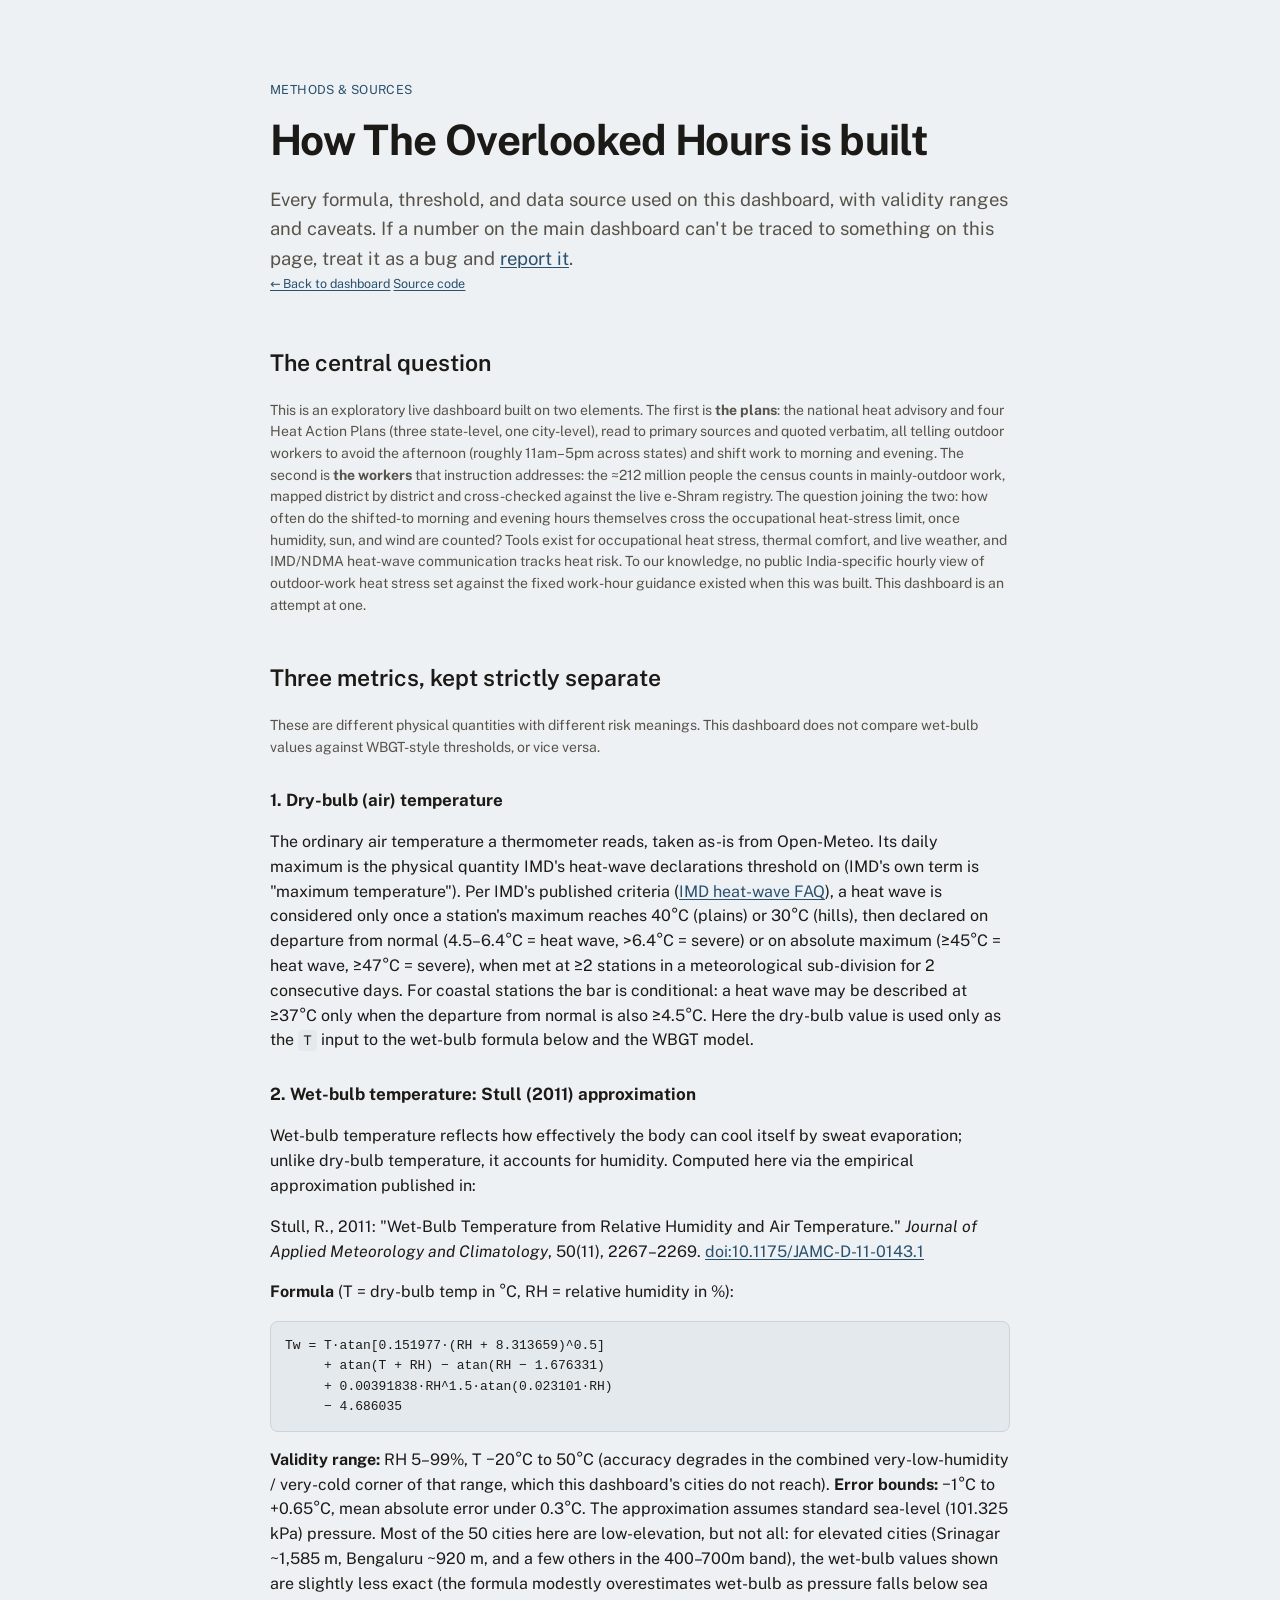
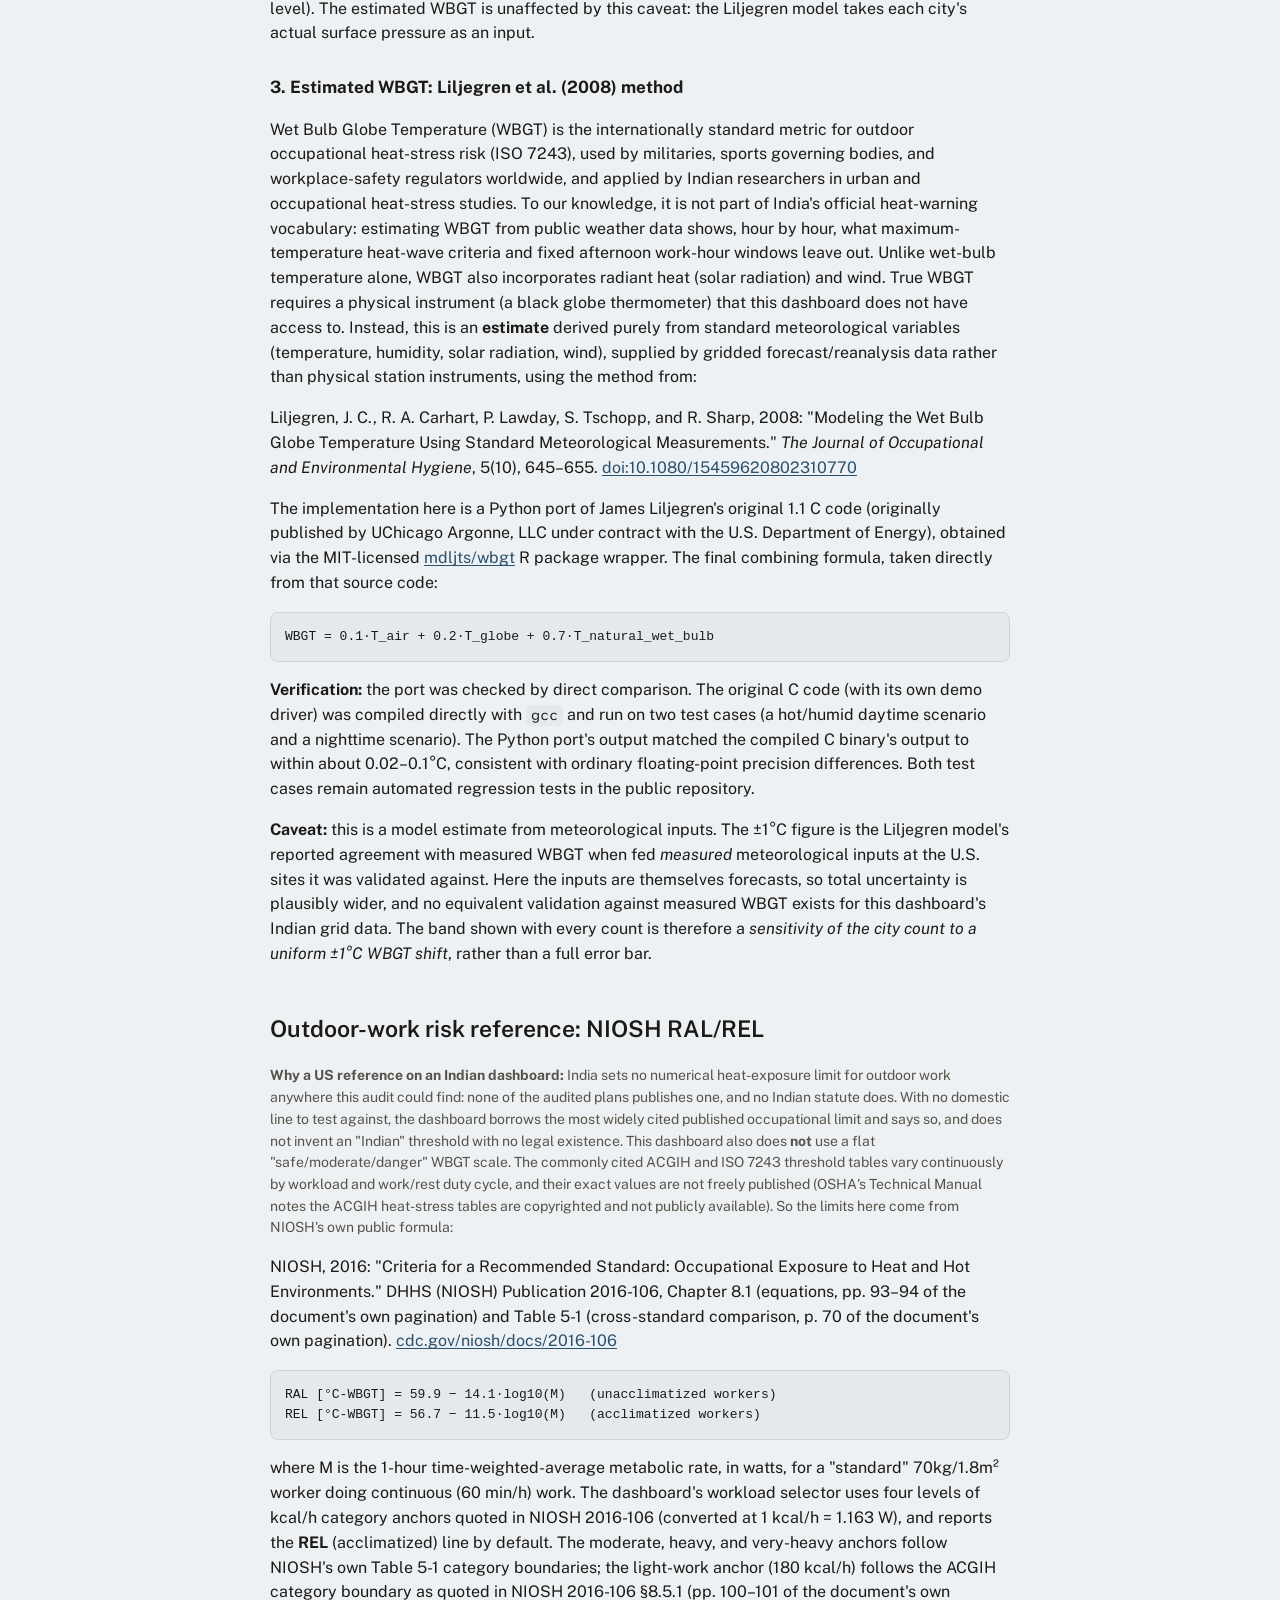
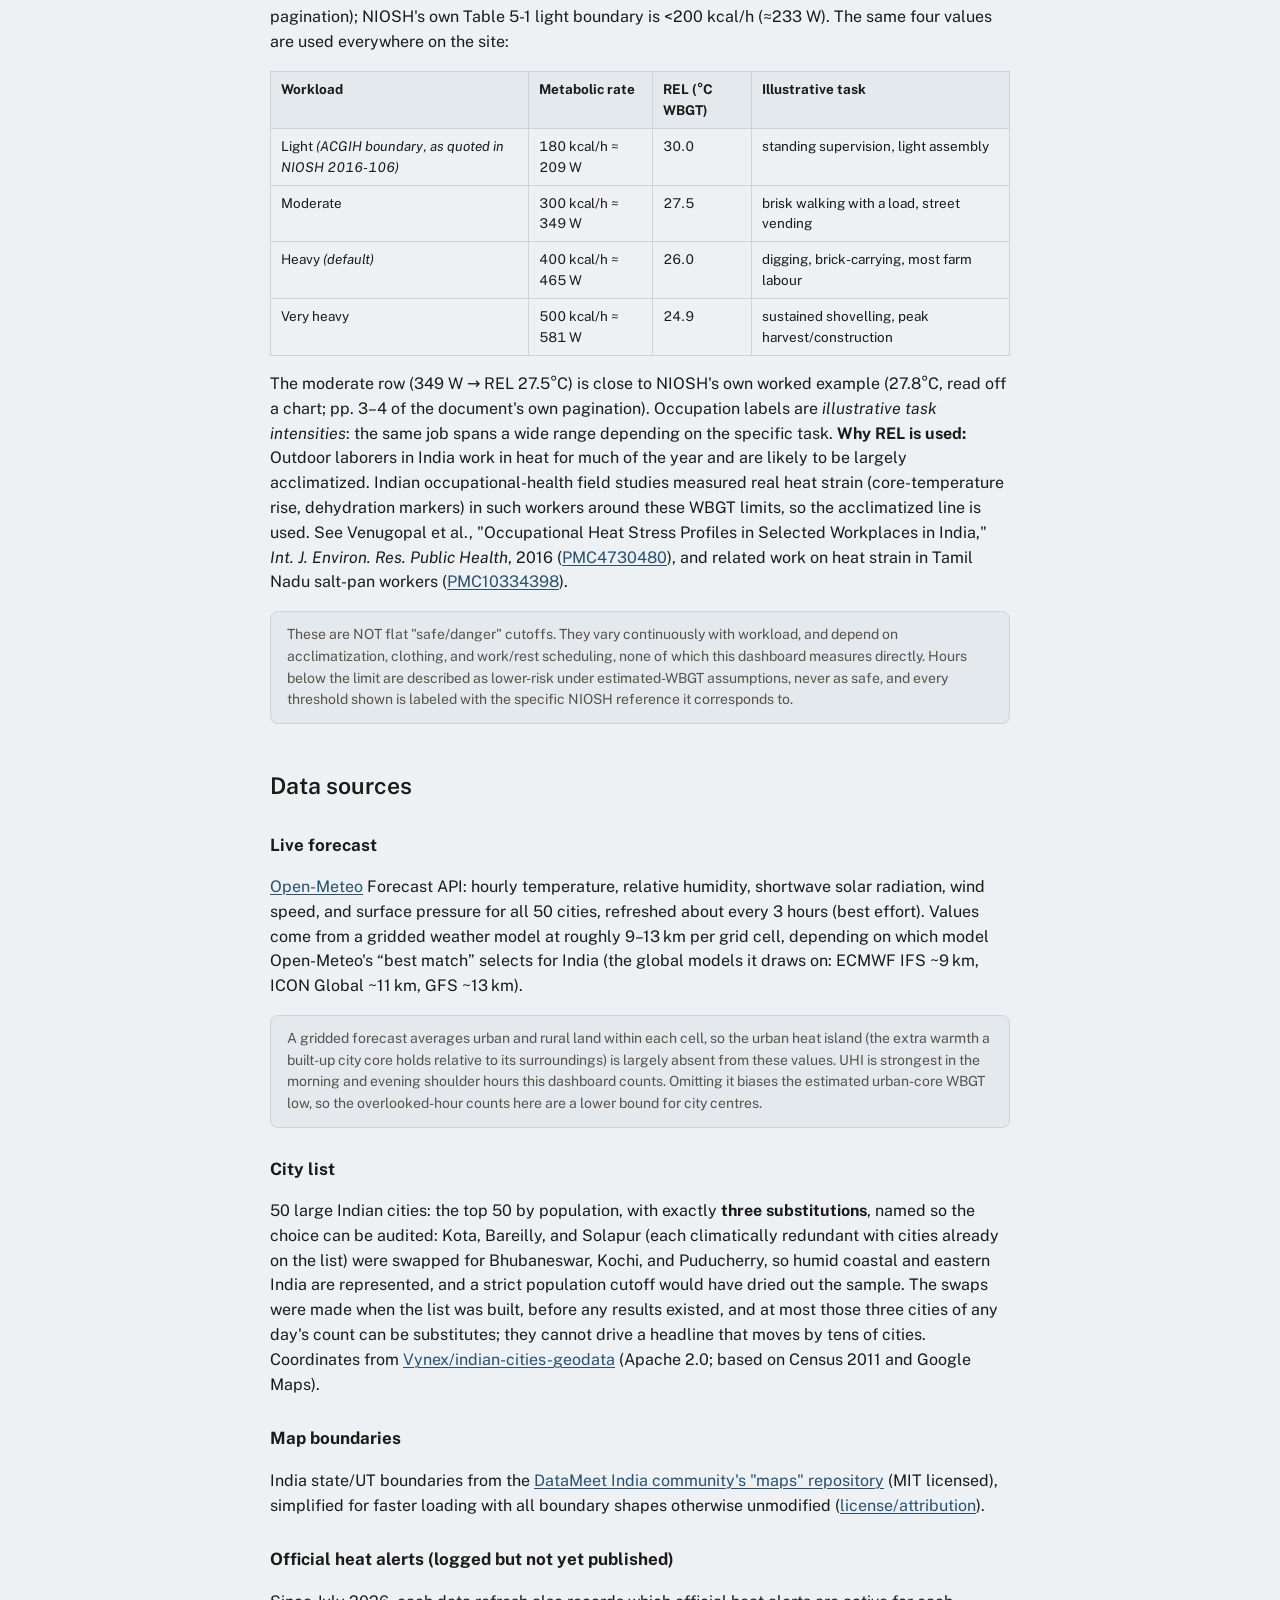
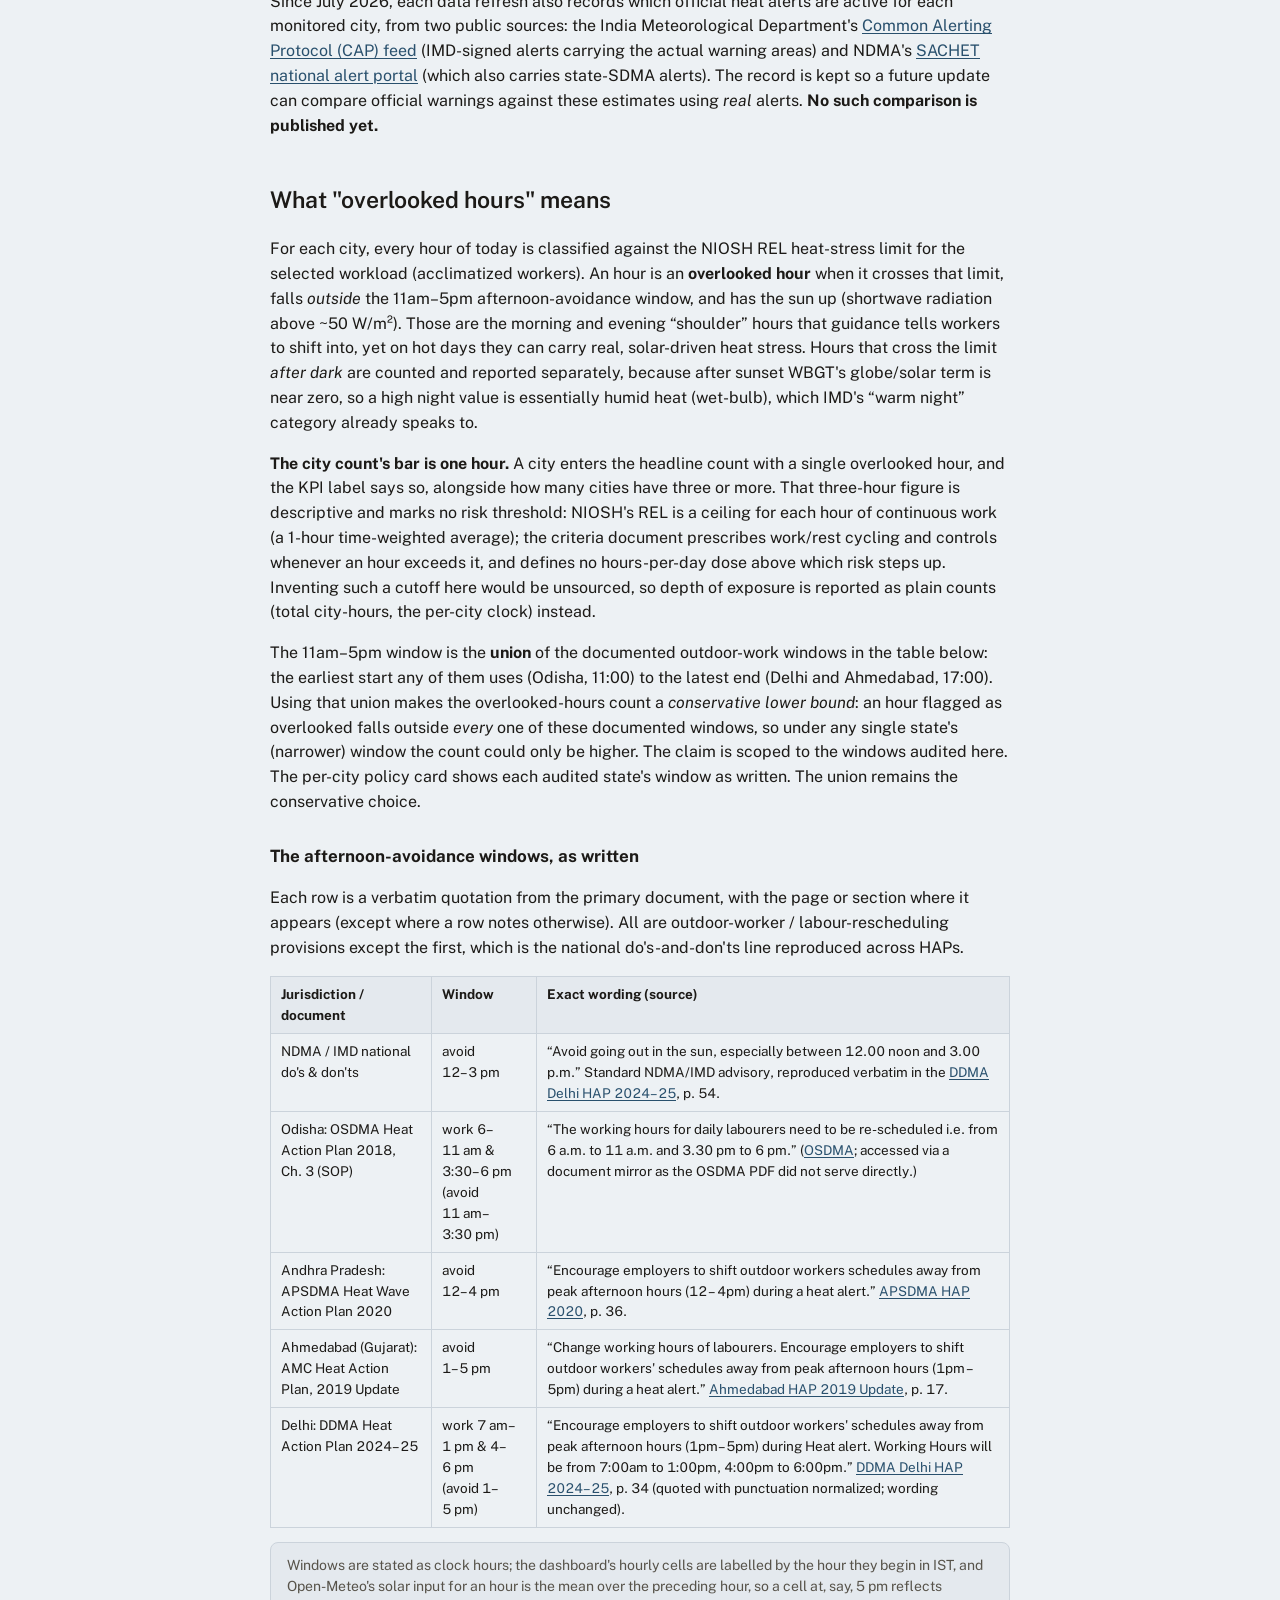
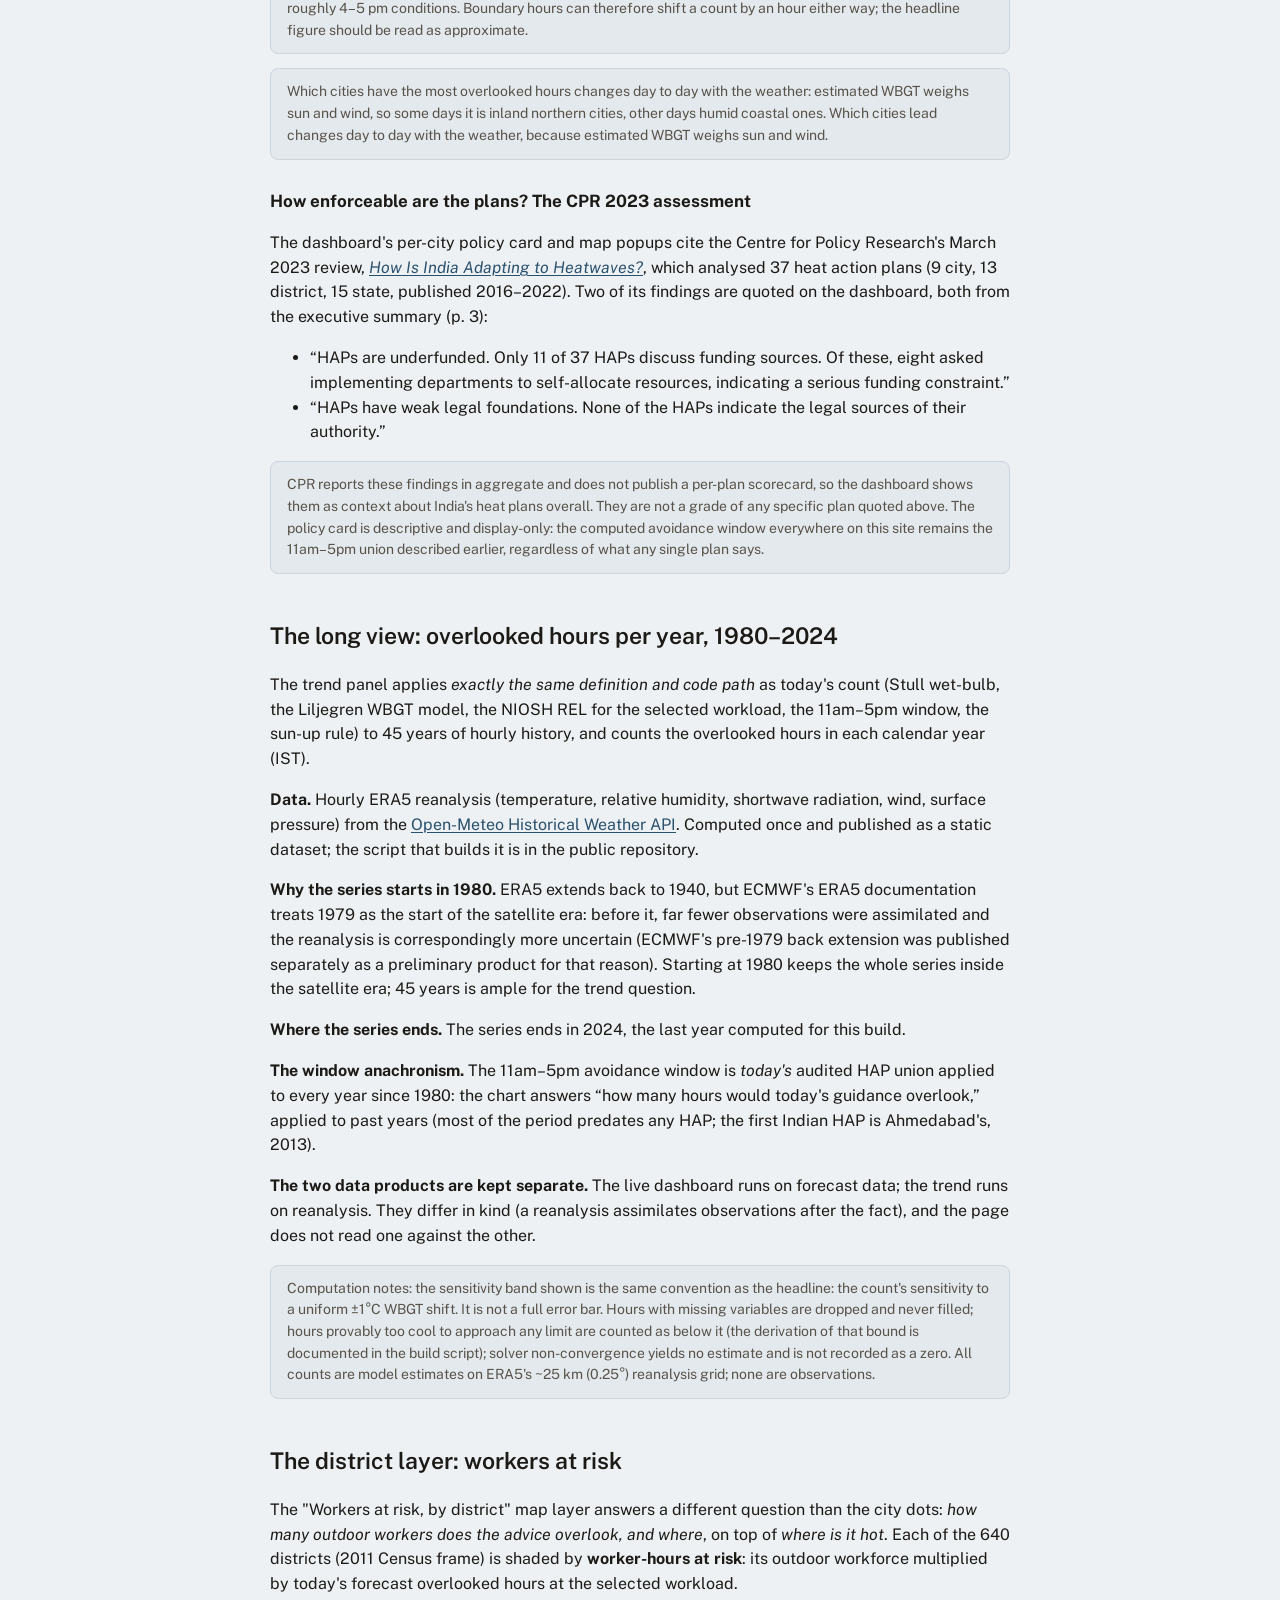
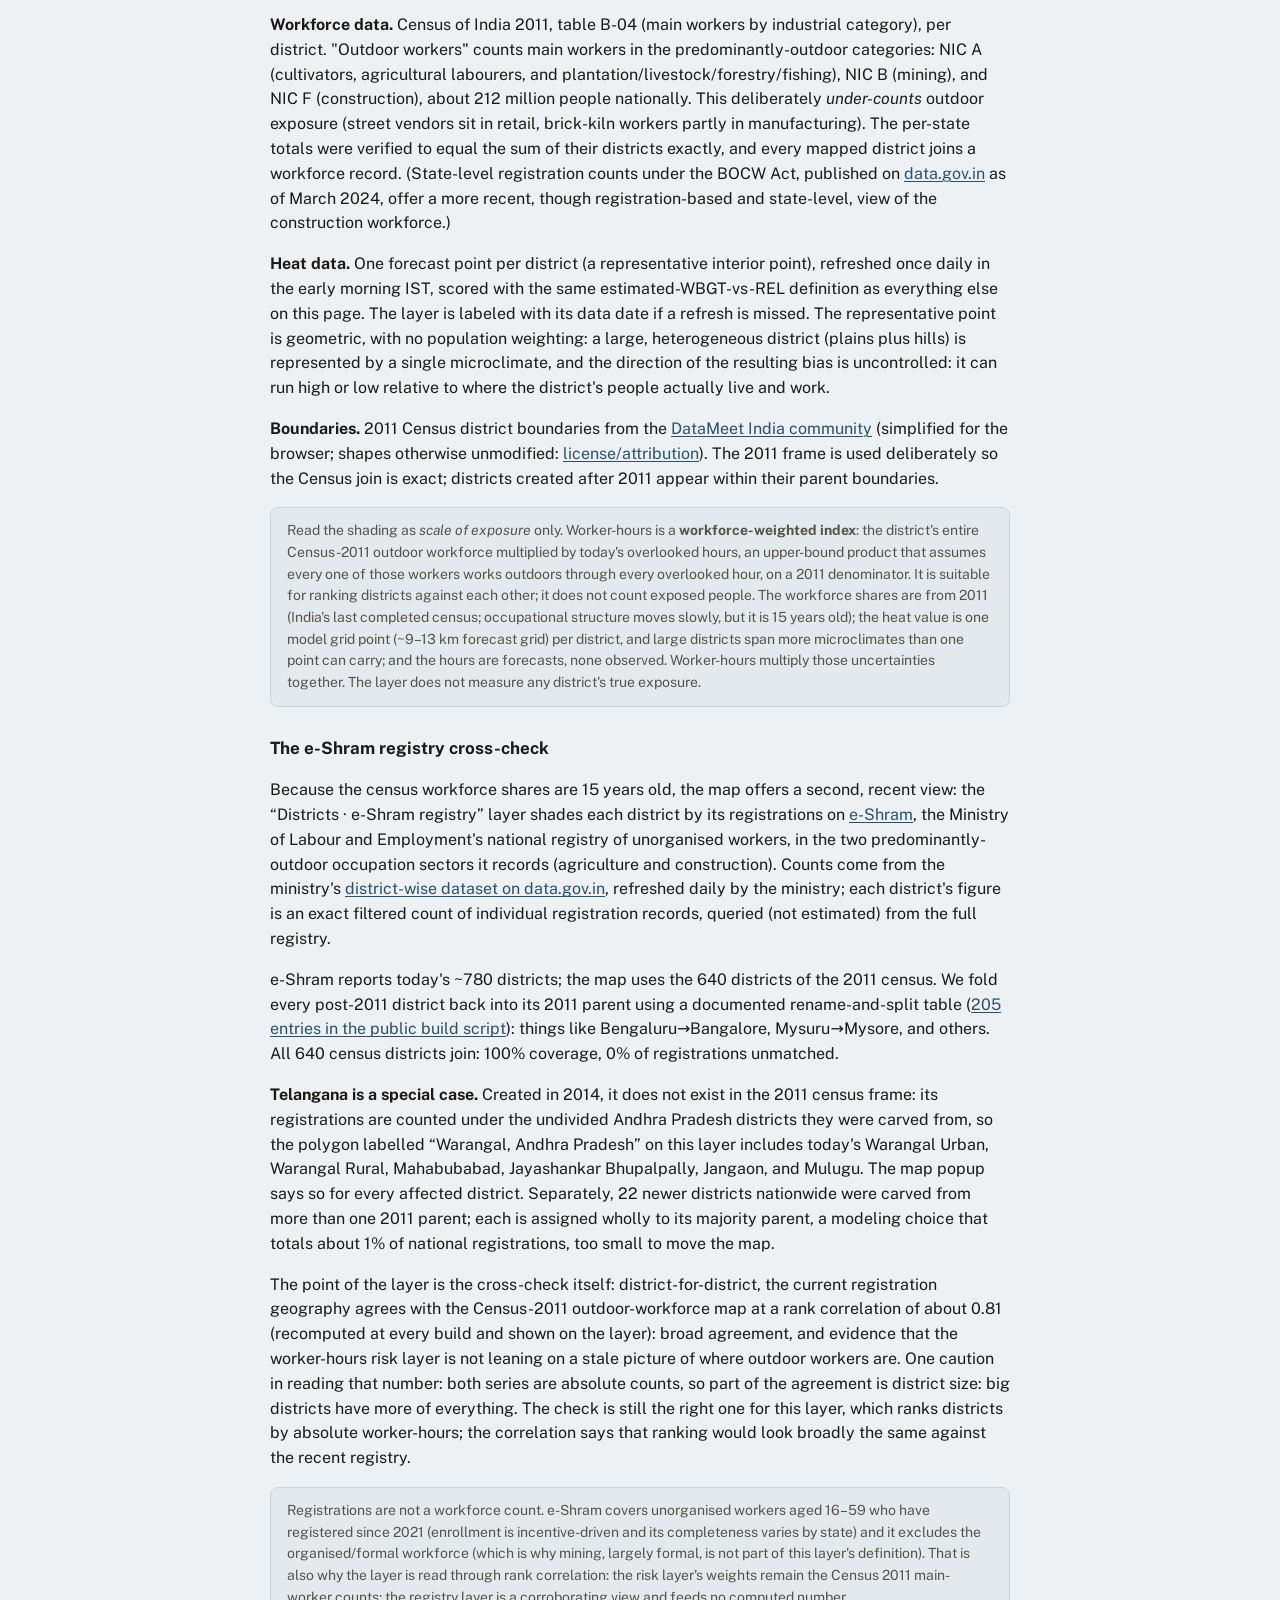
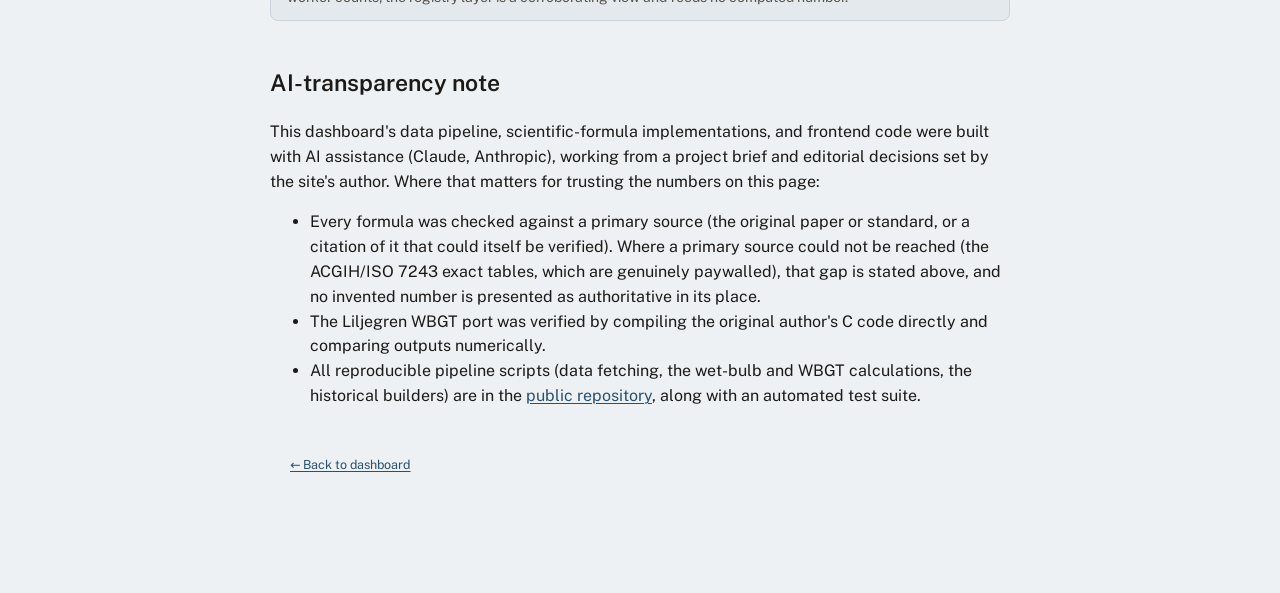
<file: heat/methods.html>
<!DOCTYPE html>
<html lang="en">
<head>
<meta charset="UTF-8">
<meta name="viewport" content="width=device-width, initial-scale=1.0">
<title>Methods &amp; sources: The Overlooked Hours</title>
<link rel="icon" href="data:image/svg+xml,%3Csvg viewBox='0 0 100 100' xmlns='http://www.w3.org/2000/svg'%3E%3Crect width='100' height='100' fill='%23EDF1F4'/%3E%3Crect x='14' y='42' width='72' height='16' rx='3' fill='%2329506D'/%3E%3Crect x='62' y='38' width='12' height='24' rx='2' fill='%23B3242C'/%3E%3C/svg%3E">
<link rel="preconnect" href="https://fonts.googleapis.com">
<link rel="preconnect" href="https://fonts.gstatic.com" crossorigin>
<link href="https://fonts.googleapis.com/css2?family=Atkinson+Hyperlegible+Mono:wght@400..600&family=Public+Sans:ital,wght@0,400;0,500;0,600;0,700;1,400&display=swap" rel="stylesheet">
<link rel="stylesheet" href="style.css?v=20260810-1">
</head>
<body>
<div class="wrap">

  <header class="masthead">
    <div class="kicker">Methods &amp; sources</div>
    <h1>How The Overlooked Hours is built</h1>
    <p class="dek">
      Every formula, threshold, and data source used on this dashboard,
      with validity ranges and caveats. If a number on the main
      dashboard can't be traced to something on this page, treat it as a
      bug and <a href="https://github.com/smar98/india-heat-monitor-v2/issues">report it</a>.
    </p>
    <div class="meta-row">
      <span><a href="index.html">&larr; Back to dashboard</a></span>
      <span><a href="https://github.com/smar98/india-heat-monitor-v2">Source code</a></span>
    </div>
  </header>

  <section>
    <h2>The central question</h2>
    <p class="section-note">
      This is an exploratory live dashboard built on two elements. The first is
      <strong>the plans</strong>: the national heat advisory and four Heat Action Plans (three state-level, one city-level), read to primary sources and quoted verbatim, all
      telling outdoor workers to avoid the afternoon (roughly
      11am&ndash;5pm across states) and shift work to morning and evening.
      The second is <strong>the workers</strong> that instruction addresses:
      the &asymp;212 million people the census counts in mainly-outdoor
      work, mapped district by district and cross-checked against the live
      e-Shram registry. The question joining the two: how often do the
      shifted-to morning and evening hours themselves cross the
      occupational heat-stress limit, once humidity, sun, and wind are
      counted? Tools exist for occupational heat stress, thermal comfort,
      and live weather, and IMD/NDMA heat-wave communication tracks heat
      risk. To our knowledge, no public India-specific hourly view of outdoor-work heat stress set against the fixed work-hour guidance existed when this was built. This dashboard is an attempt at one.
    </p>
  </section>

  <section>
    <h2>Three metrics, kept strictly separate</h2>
    <p class="section-note">
      These are different physical quantities with different risk
      meanings. This dashboard does not compare wet-bulb values against
      WBGT-style thresholds, or vice versa.
    </p>

    <h3>1. Dry-bulb (air) temperature</h3>
    <p>
      The ordinary air temperature a thermometer reads, taken as-is from
      Open-Meteo. Its daily maximum is the physical quantity IMD's
      heat-wave declarations threshold on (IMD's own term is "maximum
      temperature"). Per IMD's published criteria
      (<a href="https://internal.imd.gov.in/section/nhac/dynamic/FAQ_heat_wave.pdf">IMD
      heat-wave FAQ</a>), a heat wave is considered only once a station's
      maximum reaches 40&deg;C (plains) or 30&deg;C (hills), then declared
      on departure from normal (4.5&ndash;6.4&deg;C = heat wave,
      &gt;6.4&deg;C = severe) or on absolute maximum (&ge;45&deg;C = heat
      wave, &ge;47&deg;C = severe), when met at &ge;2 stations in a
      meteorological sub-division for 2 consecutive days. For coastal
      stations the bar is conditional: a heat wave may be described at
      &ge;37&deg;C only when the departure from normal is also
      &ge;4.5&deg;C. Here the dry-bulb value is used only as the
      <code>T</code> input to the wet-bulb formula below and the WBGT
      model.
    </p>

    <h3>2. Wet-bulb temperature: Stull (2011) approximation</h3>
    <p>
      Wet-bulb temperature reflects how effectively the body can cool
      itself by sweat evaporation; unlike dry-bulb temperature, it
      accounts for humidity. Computed here via the empirical approximation
      published in:
    </p>
    <p>
      Stull, R., 2011: "Wet-Bulb Temperature from Relative Humidity and
      Air Temperature." <em>Journal of Applied Meteorology and
      Climatology</em>, 50(11), 2267&ndash;2269.
      <a href="https://doi.org/10.1175/JAMC-D-11-0143.1">doi:10.1175/JAMC-D-11-0143.1</a>
    </p>
    <p>
      <strong>Formula</strong> (T = dry-bulb temp in &deg;C, RH = relative
      humidity in %):
    </p>
    <pre>Tw = T&middot;atan[0.151977&middot;(RH + 8.313659)^0.5]
     + atan(T + RH) &minus; atan(RH &minus; 1.676331)
     + 0.00391838&middot;RH^1.5&middot;atan(0.023101&middot;RH)
     &minus; 4.686035</pre>
    <p>
      <strong>Validity range:</strong> RH 5&ndash;99%, T &minus;20&deg;C to
      50&deg;C (accuracy degrades in the combined very-low-humidity /
      very-cold corner of that range, which this dashboard's cities do not
      reach). <strong>Error bounds:</strong> &minus;1&deg;C to
      +0.65&deg;C, mean absolute error under 0.3&deg;C. The approximation
      assumes standard sea-level (101.325 kPa) pressure. Most of the 50 cities here are low-elevation, but not all: for elevated cities
      (Srinagar ~1,585 m, Bengaluru ~920 m, and a few others in the
      400&ndash;700m band), the wet-bulb values shown are slightly less
      exact (the formula modestly overestimates wet-bulb as pressure falls
      below sea level). The estimated WBGT is unaffected by this caveat:
      the Liljegren model takes each city's actual surface pressure as an
      input.
    </p>

    <h3>3. Estimated WBGT: Liljegren et al. (2008) method</h3>
    <p>
      Wet Bulb Globe Temperature (WBGT) is the internationally standard
      metric for outdoor occupational heat-stress risk (ISO 7243), used by
      militaries, sports governing bodies, and workplace-safety regulators
      worldwide, and applied by Indian researchers in urban and
      occupational heat-stress studies. To our knowledge, it is not part of India's official heat-warning vocabulary: estimating WBGT from public weather data
      shows, hour by hour, what maximum-temperature heat-wave criteria and
      fixed afternoon work-hour windows leave out. Unlike wet-bulb
      temperature alone, WBGT also incorporates radiant heat (solar
      radiation) and wind. True WBGT requires a physical instrument (a
      black globe thermometer) that this dashboard does not have access to.
      Instead, this is an <strong>estimate</strong> derived purely from
      standard meteorological variables (temperature, humidity, solar
      radiation, wind), supplied by gridded forecast/reanalysis data rather
      than physical station instruments, using the method from:
    </p>
    <p>
      Liljegren, J. C., R. A. Carhart, P. Lawday, S. Tschopp, and R. Sharp,
      2008: "Modeling the Wet Bulb Globe Temperature Using Standard
      Meteorological Measurements." <em>The Journal of Occupational and
      Environmental Hygiene</em>, 5(10), 645&ndash;655.
      <a href="https://doi.org/10.1080/15459620802310770">doi:10.1080/15459620802310770</a>
    </p>
    <p>
      The implementation here is a Python port of James Liljegren's
      original 1.1 C code (originally published by UChicago Argonne, LLC
      under contract with the U.S. Department of Energy), obtained via the
      MIT-licensed <a href="https://github.com/mdljts/wbgt">mdljts/wbgt</a>
      R package wrapper. The final combining formula, taken directly from
      that source code:
    </p>
    <pre>WBGT = 0.1&middot;T_air + 0.2&middot;T_globe + 0.7&middot;T_natural_wet_bulb</pre>
    <p>
      <strong>Verification:</strong> the port was checked by direct comparison. The original C code (with its own demo driver) was
      compiled directly with <code>gcc</code> and run on two test cases (a
      hot/humid daytime scenario and a nighttime scenario). The Python
      port's output matched the compiled C binary's output to within about
      0.02&ndash;0.1&deg;C, consistent with ordinary floating-point
      precision differences. Both test cases remain automated regression
      tests in the public repository.
    </p>
    <p>
      <strong>Caveat:</strong> this is a model estimate from meteorological
      inputs. The &plusmn;1&deg;C figure is
      the Liljegren model's reported agreement with measured WBGT when
      fed <em>measured</em> meteorological inputs at the U.S. sites it
      was validated against. Here the inputs are themselves forecasts, so
      total uncertainty is plausibly wider, and no equivalent validation
      against measured WBGT exists for this dashboard's Indian grid data.
      The band shown with every count is therefore a <em>sensitivity of
      the city count to a uniform &plusmn;1&deg;C WBGT shift</em>, rather
      than a full error bar.
    </p>
  </section>

  <section>
    <h2>Outdoor-work risk reference: NIOSH RAL/REL</h2>
    <p class="section-note">
      <strong>Why a US reference on an Indian dashboard:</strong> India
      sets no numerical heat-exposure limit for outdoor work anywhere this
      audit could find: none of the audited plans publishes one, and
      no Indian statute does. With no domestic line to test against, the
      dashboard borrows the most widely cited published occupational limit
      and says so, and does not invent an "Indian" threshold with
      no legal existence. This dashboard also does <strong>not</strong> use
      a flat "safe/moderate/danger" WBGT scale. The commonly cited ACGIH
      and ISO 7243 threshold tables vary continuously by workload and
      work/rest duty cycle, and their exact values are not freely published
      (OSHA's Technical Manual notes the ACGIH heat-stress tables are
      copyrighted and not publicly available). So the limits here come from
      NIOSH's own public formula:
    </p>
    <p>
      NIOSH, 2016: "Criteria for a Recommended Standard: Occupational
      Exposure to Heat and Hot Environments." DHHS (NIOSH) Publication
      2016-106, Chapter 8.1 (equations, pp.&nbsp;93&ndash;94 of the
      document's own pagination) and Table 5-1 (cross-standard
      comparison, p.&nbsp;70 of the document's own pagination).
      <a href="https://www.cdc.gov/niosh/docs/2016-106/">cdc.gov/niosh/docs/2016-106</a>
    </p>
    <pre>RAL [&deg;C-WBGT] = 59.9 &minus; 14.1&middot;log10(M)   (unacclimatized workers)
REL [&deg;C-WBGT] = 56.7 &minus; 11.5&middot;log10(M)   (acclimatized workers)</pre>
    <p>
      where M is the 1-hour time-weighted-average metabolic rate, in
      watts, for a "standard" 70kg/1.8m&sup2; worker doing continuous
      (60 min/h) work. The dashboard's workload selector uses four levels
      of kcal/h category anchors quoted in NIOSH 2016-106 (converted at
      1 kcal/h = 1.163 W), and reports the <strong>REL</strong>
      (acclimatized) line by default. The moderate, heavy, and very-heavy
      anchors follow NIOSH's own Table 5-1 category boundaries; the
      light-work anchor (180 kcal/h) follows the ACGIH category boundary
      as quoted in NIOSH 2016-106 &sect;8.5.1 (pp.&nbsp;100&ndash;101 of
      the document's own pagination); NIOSH's own Table 5-1 light
      boundary is &lt;200 kcal/h (&asymp;233&nbsp;W). The same four
      values are used everywhere on the site:
    </p>
    <table class="method-table">
      <thead><tr><th>Workload</th><th>Metabolic rate</th><th>REL (&deg;C WBGT)</th><th>Illustrative task</th></tr></thead>
      <tbody>
        <tr><td>Light <em>(ACGIH boundary, as quoted in NIOSH 2016-106)</em></td><td>180 kcal/h &asymp; 209 W</td><td>30.0</td><td>standing supervision, light assembly</td></tr>
        <tr><td>Moderate</td><td>300 kcal/h &asymp; 349 W</td><td>27.5</td><td>brisk walking with a load, street vending</td></tr>
        <tr><td>Heavy <em>(default)</em></td><td>400 kcal/h &asymp; 465 W</td><td>26.0</td><td>digging, brick-carrying, most farm labour</td></tr>
        <tr><td>Very heavy</td><td>500 kcal/h &asymp; 581 W</td><td>24.9</td><td>sustained shovelling, peak harvest/construction</td></tr>
      </tbody>
    </table>
    <p>
      The moderate row (349&nbsp;W &rarr; REL 27.5&deg;C) is close to NIOSH's own worked example (27.8&deg;C, read off a chart; pp.&nbsp;3&ndash;4 of the document's own pagination). Occupation labels are
      <em>illustrative task intensities</em>: the same job spans a wide
      range depending on the specific task.
      <strong>Why REL is used:</strong> Outdoor laborers in India work in heat for much of the year and are likely to be largely acclimatized.
      Indian occupational-health field studies measured real heat strain
      (core-temperature rise, dehydration markers) in such workers around
      these WBGT limits, so the acclimatized line is used. See Venugopal et
      al., "Occupational Heat Stress Profiles in Selected Workplaces in
      India," <em>Int. J. Environ. Res. Public Health</em>, 2016
      (<a href="https://www.ncbi.nlm.nih.gov/pmc/articles/PMC4730480/">PMC4730480</a>),
      and related work on heat strain in Tamil Nadu salt-pan workers
      (<a href="https://www.ncbi.nlm.nih.gov/pmc/articles/PMC10334398/">PMC10334398</a>).
    </p>
    <p class="caveat">
      These are NOT flat "safe/danger" cutoffs. They vary continuously
      with workload, and depend on acclimatization, clothing, and work/rest
      scheduling, none of which this dashboard measures directly.
      Hours below the limit are described as lower-risk under estimated-WBGT assumptions, never as safe, and every threshold shown is labeled with the specific NIOSH reference it
      corresponds to.
    </p>
  </section>

  <section>
    <h2>Data sources</h2>
    <h3>Live forecast</h3>
    <p>
      <a href="https://open-meteo.com/">Open-Meteo</a> Forecast API:
      hourly temperature, relative humidity, shortwave solar radiation,
      wind speed, and surface pressure for all 50 cities, refreshed about every 3 hours (best effort). Values come from a gridded weather
      model at roughly 9&ndash;13&thinsp;km per grid cell, depending on
      which model Open-Meteo's &ldquo;best match&rdquo; selects for India
      (the global models it draws on: ECMWF IFS ~9&thinsp;km, ICON Global
      ~11&thinsp;km, GFS ~13&thinsp;km).
    </p>
    <p class="caveat">
      A gridded forecast averages urban and rural land within each cell,
      so the urban heat island (the extra warmth a built-up city
      core holds relative to its surroundings) is largely absent
      from these values. UHI is strongest in the morning and
      evening shoulder hours this dashboard counts. Omitting it biases
      the estimated urban-core WBGT low, so the overlooked-hour counts
      here are a lower bound for city centres.
    </p>
    <h3>City list</h3>
    <p>
      50 large Indian cities: the top 50 by population, with exactly
      <strong>three substitutions</strong>, named so the choice can be
      audited: Kota, Bareilly, and Solapur (each climatically
      redundant with cities already on the list) were swapped for
      Bhubaneswar, Kochi, and Puducherry, so humid coastal and eastern
      India are represented, and a strict population cutoff would have dried out the sample. The swaps were made when the list was built, before
      any results existed, and at most those three cities of any day's
      count can be substitutes; they cannot drive a headline that
      moves by tens of cities. Coordinates from
      <a href="https://github.com/Vynex/indian-cities-geodata">Vynex/indian-cities-geodata</a>
      (Apache 2.0; based on Census 2011 and Google Maps).
    </p>
    <h3>Map boundaries</h3>
    <p>
      India state/UT boundaries from the
      <a href="https://github.com/datameet/maps">DataMeet India community's "maps" repository</a>
      (MIT licensed), simplified for faster loading with all boundary
      shapes otherwise unmodified
      (<a href="data/india_states.geojson.LICENSE.txt">license/attribution</a>).
    </p>
    <h3>Official heat alerts (logged but not yet published)</h3>
    <p>
      Since July 2026, each data refresh also records which official heat
      alerts are active for each monitored city, from two public sources:
      the India Meteorological Department's
      <a href="https://cap-sources.s3.amazonaws.com/in-imd-en/rss.xml">Common
      Alerting Protocol (CAP) feed</a> (IMD-signed alerts carrying the actual
      warning areas) and NDMA's
      <a href="https://sachet.ndma.gov.in/">SACHET national alert portal</a>
      (which also carries state-SDMA alerts). The record is kept so a future
      update can compare official warnings against these estimates using <em>real</em> alerts. <strong>No such comparison is published yet.</strong>
    </p>
  </section>

  <section>
    <h2>What "overlooked hours" means</h2>
    <p>
      For each city, every hour of today is classified against the NIOSH
      REL heat-stress limit for the selected workload (acclimatized
      workers). An hour is an <strong>overlooked hour</strong> when it
      crosses that limit, falls <em>outside</em> the 11am&ndash;5pm
      afternoon-avoidance window, and has the sun up (shortwave radiation
      above ~50&nbsp;W/m&sup2;). Those are the morning and evening
      &ldquo;shoulder&rdquo; hours that guidance tells workers to shift
      into, yet on hot days they can carry real, solar-driven heat
      stress. Hours that cross the limit <em>after dark</em> are counted
      and reported separately, because after sunset WBGT's globe/solar term
      is near zero, so a high night value is essentially humid heat
      (wet-bulb), which IMD's &ldquo;warm night&rdquo; category
      already speaks to.
    </p>
    <p>
      <strong>The city count's bar is one hour.</strong> A city enters the
      headline count with a single overlooked hour, and the KPI label says
      so, alongside how many cities have three or more. That
      three-hour figure is descriptive and marks no risk threshold:
      NIOSH's REL is a ceiling for each hour of continuous work (a 1-hour
      time-weighted average); the criteria document prescribes
      work/rest cycling and controls whenever an hour exceeds it, and
      defines no hours-per-day dose above which risk steps up. Inventing
      such a cutoff here would be unsourced, so depth of exposure is
      reported as plain counts (total city-hours, the per-city clock)
      instead.
    </p>
    <p>
      The 11am&ndash;5pm window is the <strong>union</strong> of the
      documented outdoor-work windows in the table below: the earliest start
      any of them uses (Odisha, 11:00) to the latest end (Delhi and
      Ahmedabad, 17:00). Using that union makes the overlooked-hours count a
      <em>conservative lower bound</em>: an hour flagged as overlooked falls
      outside <em>every</em> one of these documented windows, so under any
      single state's (narrower) window the count could only be higher. The
      claim is scoped to the windows audited here. The per-city policy card shows each audited state's window as written. The union remains the conservative choice.
    </p>

    <h3>The afternoon-avoidance windows, as written</h3>
    <p>
      Each row is a verbatim quotation from the primary document, with the
      page or section where it appears (except where a row notes
      otherwise). All are outdoor-worker /
      labour-rescheduling provisions except the first, which is the
      national do's-and-don'ts line reproduced across HAPs.
    </p>
    <div class="table-scroll">
    <table class="method-table">
      <thead><tr><th>Jurisdiction / document</th><th>Window</th><th>Exact wording (source)</th></tr></thead>
      <tbody>
        <tr>
          <td>NDMA / IMD national do's &amp; don'ts</td>
          <td>avoid<br>12&ndash;3&nbsp;pm</td>
          <td>&ldquo;Avoid going out in the sun, especially between 12.00 noon and 3.00 p.m.&rdquo; Standard NDMA/IMD advisory, reproduced verbatim in the <a href="https://ddma.delhi.gov.in/sites/default/files/ddma/generic_multiple_files/final_hap_12.04.2024.pdf">DDMA Delhi HAP 2024&ndash;25</a>, p.&nbsp;54.</td>
        </tr>
        <tr>
          <td>Odisha: OSDMA Heat Action Plan 2018, Ch.&nbsp;3 (SOP)</td>
          <td>work 6&ndash;11&nbsp;am &amp; 3:30&ndash;6&nbsp;pm<br>(avoid 11&nbsp;am&ndash;3:30&nbsp;pm)</td>
          <td>&ldquo;The working hours for daily labourers need to be re-scheduled i.e. from 6 a.m. to 11 a.m. and 3.30 pm to 6 pm.&rdquo; (<a href="https://www.osdma.org/heat-wave/">OSDMA</a>; accessed via a document mirror as the OSDMA PDF did not serve directly.)</td>
        </tr>
        <tr>
          <td>Andhra Pradesh: APSDMA Heat Wave Action Plan 2020</td>
          <td>avoid<br>12&ndash;4&nbsp;pm</td>
          <td>&ldquo;Encourage employers to shift outdoor workers schedules away from peak afternoon hours (12 &ndash; 4pm) during a heat alert.&rdquo; <a href="https://apsdma.ap.gov.in/latestupdate_pdfs/heatwave/Heat_Wave_Action_Plan_2020.pdf">APSDMA HAP 2020</a>, p.&nbsp;36.</td>
        </tr>
        <tr>
          <td>Ahmedabad (Gujarat): AMC Heat Action Plan, 2019 Update</td>
          <td>avoid<br>1&ndash;5&nbsp;pm</td>
          <td>&ldquo;Change working hours of labourers. Encourage employers to shift outdoor workers' schedules away from peak afternoon hours (1pm &ndash; 5pm) during a heat alert.&rdquo; <a href="https://www.nrdc.org/sites/default/files/ahmedabad-heat-action-plan-2019-update.pdf">Ahmedabad HAP 2019 Update</a>, p.&nbsp;17.</td>
        </tr>
        <tr>
          <td>Delhi: DDMA Heat Action Plan 2024&ndash;25</td>
          <td>work 7&nbsp;am&ndash;1&nbsp;pm &amp; 4&ndash;6&nbsp;pm<br>(avoid 1&ndash;5&nbsp;pm)</td>
          <td>&ldquo;Encourage employers to shift outdoor workers' schedules away from peak afternoon hours (1pm&ndash;5pm) during Heat alert. Working Hours will be from 7:00am to 1:00pm, 4:00pm to 6:00pm.&rdquo; <a href="https://ddma.delhi.gov.in/sites/default/files/ddma/generic_multiple_files/final_hap_12.04.2024.pdf">DDMA Delhi HAP 2024&ndash;25</a>, p.&nbsp;34 (quoted with punctuation normalized; wording unchanged).</td>
        </tr>
      </tbody>
    </table>
    </div>
    <p class="caveat">
      Windows are stated as clock hours; the dashboard's hourly cells are
      labelled by the hour they begin in IST, and Open-Meteo's solar input
      for an hour is the mean over the preceding hour, so a cell at,
      say, 5&nbsp;pm reflects roughly 4&ndash;5&nbsp;pm conditions. Boundary
      hours can therefore shift a count by an hour either way; the headline
      figure should be read as approximate.
    </p>
    <p class="caveat">
      Which cities have the most overlooked hours changes day to day with
      the weather: estimated WBGT weighs sun and wind, so some
      days it is inland northern cities, other days humid coastal ones.
      Which cities lead changes day to day with the weather, because estimated WBGT weighs sun and wind.
    </p>

    <h3>How enforceable are the plans? The CPR 2023 assessment</h3>
    <p>
      The dashboard's per-city policy card and map popups cite the Centre
      for Policy Research's March 2023 review,
      <a href="https://cprindia.org/wp-content/uploads/2023/03/Heat-Report_27March-23_Updated-Table.pdf"><em>How
      Is India Adapting to Heatwaves?</em></a>, which analysed 37 heat
      action plans (9 city, 13 district, 15 state, published
      2016&ndash;2022). Two of its findings are quoted on the dashboard,
      both from the executive summary (p.&nbsp;3):
    </p>
    <ul>
      <li>&ldquo;HAPs are underfunded. Only 11 of 37 HAPs discuss funding
        sources. Of these, eight asked implementing departments to
        self-allocate resources, indicating a serious funding
        constraint.&rdquo;</li>
      <li>&ldquo;HAPs have weak legal foundations. None of the HAPs
        indicate the legal sources of their authority.&rdquo;</li>
    </ul>
    <p class="caveat">
      CPR reports these findings in aggregate and does not publish a
      per-plan scorecard, so the dashboard shows them as context about
      India's heat plans overall. They are not a grade of any specific plan quoted above. The policy card is descriptive and display-only:
      the computed avoidance window everywhere on this site remains the
      11am&ndash;5pm union described earlier, regardless of what any single
      plan says.
    </p>
  </section>

  <section>
    <h2>The long view: overlooked hours per year, 1980&ndash;2024</h2>
    <p>
      The trend panel applies <em>exactly the same definition and code
      path</em> as today's count (Stull wet-bulb, the Liljegren WBGT
      model, the NIOSH REL for the selected workload, the 11am&ndash;5pm
      window, the sun-up rule) to 45 years of hourly history, and
      counts the overlooked hours in each calendar year (IST).
    </p>
    <p>
      <strong>Data.</strong> Hourly ERA5 reanalysis (temperature, relative
      humidity, shortwave radiation, wind, surface pressure) from the
      <a href="https://open-meteo.com/en/docs/historical-weather-api">Open-Meteo
      Historical Weather API</a>. Computed once and published as a static
      dataset; the script that builds it is in the public repository.
    </p>
    <p>
      <strong>Why the series starts in 1980.</strong> ERA5 extends back to 1940, but
      ECMWF's ERA5 documentation treats 1979 as the start of the
      satellite era: before it, far fewer observations were assimilated
      and the reanalysis is correspondingly more uncertain (ECMWF's
      pre-1979 back extension was published separately as a preliminary
      product for that reason). Starting at 1980 keeps the whole series
      inside the satellite era; 45 years is ample for the trend question.
    </p>
    <p>
      <strong>Where the series ends.</strong> The series ends in 2024, the last year computed for this build.
    </p>
    <p>
      <strong>The window anachronism.</strong> The
      11am&ndash;5pm avoidance window is <em>today's</em> audited HAP union
      applied to every year since 1980: the chart answers &ldquo;how
      many hours would today's guidance overlook,&rdquo; applied to past years (most of the period predates any
      HAP; the first Indian HAP is Ahmedabad's, 2013).
    </p>
    <p>
      <strong>The two data products are kept separate.</strong> The live dashboard
      runs on forecast data; the trend runs on reanalysis. They differ in
      kind (a reanalysis assimilates observations after the fact), and the
      page does not read one against the other.
    </p>
    <p class="caveat">
      Computation notes: the sensitivity band shown is the same
      convention as the headline: the count's sensitivity to a
      uniform &plusmn;1&deg;C WBGT shift. It is not a full error bar. Hours with
      missing variables are dropped and never filled; hours provably too cool to
      approach any limit are counted as below it (the derivation of that
      bound is documented in the build script); solver non-convergence yields no estimate and is not recorded as a zero. All counts are model estimates on
      ERA5's ~25&thinsp;km (0.25&deg;) reanalysis grid; none are observations.
    </p>
  </section>

  <section>
    <h2>The district layer: workers at risk</h2>
    <p>
      The "Workers at risk, by district" map layer answers a different
      question than the city dots: <em>how many outdoor workers does the advice overlook, and where</em>, on top of <em>where is it hot</em>.
      Each of the 640 districts (2011 Census frame) is shaded by
      <strong>worker-hours at risk</strong>: its outdoor workforce
      multiplied by today's forecast overlooked hours at the selected
      workload.
    </p>
    <p>
      <strong>Workforce data.</strong> Census of India 2011, table B-04
      (main workers by industrial category), per district. "Outdoor
      workers" counts main workers in the predominantly-outdoor categories:
      NIC&nbsp;A (cultivators, agricultural labourers, and
      plantation/livestock/forestry/fishing), NIC&nbsp;B (mining), and
      NIC&nbsp;F (construction), about 212 million people nationally.
      This deliberately <em>under-counts</em> outdoor exposure (street
      vendors sit in retail, brick-kiln workers partly in manufacturing).
      The per-state totals were
      verified to equal the sum of their districts exactly, and every
      mapped district joins a workforce record. (State-level registration
      counts under the BOCW Act, published on
      <a href="https://www.data.gov.in/resource/state-wise-number-registered-building-and-other-construction-boc-workers-and-cess-under">data.gov.in</a>
      as of March 2024, offer a more recent, though
      registration-based and state-level, view of the construction
      workforce.)
    </p>
    <p>
      <strong>Heat data.</strong> One forecast point per district (a
      representative interior point), refreshed once daily in the early
      morning IST, scored with the same estimated-WBGT-vs-REL definition as
      everything else on this page. The layer is labeled with its data date
      if a refresh is missed. The representative point is geometric, with no population weighting: a large, heterogeneous district (plains plus
      hills) is represented by a single microclimate, and the direction of
      the resulting bias is uncontrolled: it can run high or low
      relative to where the district's people actually live and work.
    </p>
    <p>
      <strong>Boundaries.</strong> 2011 Census district boundaries from the
      <a href="https://github.com/datameet/maps">DataMeet India community</a>
      (simplified for the browser; shapes otherwise unmodified:
      <a href="data/india_districts_2011.geojson.LICENSE.txt">license/attribution</a>).
      The 2011 frame is used deliberately so the Census join is exact;
      districts created after 2011 appear within their parent boundaries.
    </p>
    <p class="caveat">
      Read the shading as <em>scale of exposure</em> only.
      Worker-hours is a <strong>workforce-weighted index</strong>: the
      district's entire Census-2011 outdoor workforce multiplied by
      today's overlooked hours, an upper-bound product that
      assumes every one of those workers works outdoors through every
      overlooked hour, on a 2011 denominator. It is suitable for ranking
      districts against each other; it does not count exposed people. The
      workforce shares are from 2011 (India's last completed census;
      occupational structure moves slowly, but it is 15 years
      old); the heat value is one model grid point (~9&ndash;13&nbsp;km
      forecast grid) per district, and large districts span more
      microclimates than one point can carry; and the hours are forecasts,
      none observed. Worker-hours multiply those uncertainties together.
      The layer does not measure any district's true exposure.
    </p>

    <h3>The e-Shram registry cross-check</h3>
    <p>
      Because the census workforce shares are 15 years old, the map offers
      a second, recent view: the &ldquo;Districts &middot; e-Shram registry&rdquo; layer shades each district by its registrations on
      <a href="https://eshram.gov.in/">e-Shram</a>, the Ministry of Labour
      and Employment's national registry of unorganised workers, in the
      two predominantly-outdoor occupation sectors it records
      (agriculture and construction). Counts come from the ministry's
      <a href="https://www.data.gov.in/resource/district-wise-demographic-data-unorganised-workers-registered-eshram-previous-day">district-wise
      dataset on data.gov.in</a>, refreshed daily by the ministry; each
      district's figure is an exact filtered count of individual
      registration records, queried (not estimated) from the
      full registry.
    </p>
    <p>
      e-Shram reports today's ~780 districts; the map uses the 640
      districts of the 2011 census. We fold every post-2011 district back
      into its 2011 parent using a documented rename-and-split table
      (<a href="https://github.com/smar98/india-heat-monitor-v2/blob/main/scripts/build_district_eshram.py">205
      entries in the public build script</a>): things like Bengaluru&rarr;Bangalore, Mysuru&rarr;Mysore, and others. All 640 census districts join: 100% coverage,
      0% of registrations unmatched.
    </p>
    <p>
      <strong>Telangana is a special case.</strong> Created in 2014, it does
      not exist in the 2011 census frame: its registrations are counted
      under the undivided Andhra Pradesh districts they were carved from,
      so the polygon labelled &ldquo;Warangal, Andhra Pradesh&rdquo; on this
      layer includes today's Warangal Urban, Warangal Rural, Mahabubabad,
      Jayashankar Bhupalpally, Jangaon, and Mulugu. The map popup
      says so for every affected district. Separately, 22 newer districts
      nationwide were carved from more than one 2011 parent; each is
      assigned wholly to its majority parent, a modeling choice that
      totals about 1% of national registrations, too small to move the map.
    </p>
    <p>
      The point of the layer is the cross-check itself: district-for-district,
      the current registration geography agrees with the Census-2011
      outdoor-workforce map at a rank correlation of about 0.81 (recomputed
      at every build and shown on the layer): broad agreement, and
      evidence that the worker-hours risk layer is not
      leaning on a stale picture of where outdoor workers are. One caution
      in reading that number: both series are absolute counts, so part of
      the agreement is district size: big districts have more of
      everything. The check is still the right one for this layer, which
      ranks districts by absolute worker-hours; the correlation says that
      ranking would look broadly the same against the recent registry.
    </p>
    <p class="caveat">
      Registrations are not a workforce count. e-Shram covers unorganised
      workers aged 16&ndash;59 who have registered since 2021
      (enrollment is incentive-driven and its completeness varies by state)
      and it excludes the organised/formal workforce (which is why
      mining, largely formal, is not part of this layer's definition). That
      is also why the layer is read through rank correlation: the
      risk layer's weights remain the Census 2011 main-worker counts; the
      registry layer is a corroborating view and feeds no computed
      number.
    </p>
  </section>

  <section>
    <h2>AI-transparency note</h2>
    <p>
      This dashboard's data pipeline, scientific-formula implementations,
      and frontend code were built with AI assistance (Claude, Anthropic),
      working from a project brief and editorial decisions set by the
      site's author. Where that matters for trusting the numbers on this
      page:
    </p>
    <ul>
      <li>
        Every formula was checked against a primary source (the original
        paper or standard, or a citation of it that could itself be
        verified). Where a
        primary source could not be reached (the ACGIH/ISO 7243 exact
        tables, which are genuinely paywalled), that gap is stated above, and no invented number is presented as authoritative in its place.
      </li>
      <li>
        The Liljegren WBGT port was verified by compiling the original
        author's C code directly and comparing outputs numerically.
      </li>
      <li>
        All reproducible pipeline scripts (data fetching, the wet-bulb
        and WBGT calculations, the historical builders) are in the
        <a href="https://github.com/smar98/india-heat-monitor-v2">public repository</a>,
        along with an automated test suite.
      </li>
    </ul>
  </section>

  <footer>
    <p><a href="index.html">&larr; Back to dashboard</a></p>
  </footer>

</div>
</body>
</html>
</file>
<file: heat/style.css>
/*
 * The Overlooked Hours, visual system.
 *
 * Register: an official advisory being audited with instrument data, on paper.
 * Two voices, two hue families, one flag:
 *   - the RULE (institutional slate blue): the 11–5 window, brackets, clause
 *     numbers, links, everything that belongs to the advisory;
 *   - the HEAT (one warm sequential ramp, light→dark = worse), everything
 *     measured;
 *   - the FLAG (crimson, a separate hue family, never a ramp stop): reserved
 *     solely for "overlooked", drawn as rings/notches, so under any color
 *     vision it also reads by shape and position.
 * Type: Public Sans throughout (--disp differs from --sans by weight and size), plus Atkinson Hyperlegible Mono for code and the 10px axis ticks.
 * Tabular figures are declared per numeric context, never on body: figures
 * inside a sentence should stay proportional.
 * Light paper, print-friendly. Shared by index.html and methods.html
 * (prose-page block at the bottom).
 */

:root {
  --paper: #EDF1F4;
  --paper-2: #E4E9EE;      /* recessed panels */
  --ink: #1C1A17;
  --ink-2: #57534A;        /* secondary text: 6.7:1 on paper */
  --line: #CBD3DB;
  --rule-blue: #29506D;
  --rule-blue-soft: #E3EAF0;
  --flag: #B3242C;
  --heat-1: #F5E7CB; --heat-2: #ECBF7A; --heat-3: #DE9245;
  --heat-4: #C2611F; --heat-5: #8C3213; --heat-6: #4C150C;
  --cell-ok: #D8DFE5;
  --cell-ok-night: #CCD5DD;
  --dark-humid: #9B97B0;  /* muted: after-dark is reported, never headlined */
  --mono: "Atkinson Hyperlegible Mono", ui-monospace, monospace;
  --sans: "Public Sans", system-ui, sans-serif;
  --disp: "Public Sans", system-ui, sans-serif;
}

/* Atkinson is tabular by default; Public Sans has real tabular
   figures but only when asked, so every number it sets asks here. Running
   prose is deliberately absent: tabular figures belong in columns, and in a
   sentence they read gappy. */
.kpi .v, .kpi.robust .v, .live-chip, .clause, .wbtn .rel, .srow .cnt,
.popup-row .value, .plan-window, .legend-item, .strip-band-label,
.day-strip-label, .meta-row, .verdict-chip, .crow .dl, .district-tip,
.method-table td {
  font-variant-numeric: tabular-nums lining-nums;
}

* { box-sizing: border-box; }
html { scroll-behavior: smooth; }
@media (prefers-reduced-motion: reduce) { html { scroll-behavior: auto; } }

body {
  margin: 0;
  background: var(--paper);
  color: var(--ink);
  font-family: var(--sans);
  font-size: 16px;
  line-height: 1.55;
  -webkit-font-smoothing: antialiased;
}

a { color: var(--rule-blue); text-decoration-thickness: 1px; text-underline-offset: 2px; }
a:hover { color: var(--flag); }
:focus-visible { outline: 2px solid var(--rule-blue); outline-offset: 2px; }

/* ---------------- topbar ---------------- */
.topbar {
  display: flex; align-items: center; justify-content: space-between; gap: 12px;
  padding: 10px 20px;
  border-bottom: 2px solid var(--ink);
  background: var(--paper);
  position: sticky; top: 0; z-index: 1200;
}
.brand {
  font-family: var(--disp);
  font-weight: 700;
  letter-spacing: .06em;
  font-size: 15px;
}
.topnav { display: flex; align-items: center; gap: 18px; font-size: 13px; }
.topnav a { color: var(--ink-2); text-decoration: none; border-bottom: 1px solid var(--line); }
.topnav a:hover { color: var(--flag); border-color: var(--flag); }
.live-chip { font-family: var(--sans); font-size: 12px; color: var(--ink-2); }
.live-chip b { color: var(--ink); font-weight: 600; }
.live-dot {
  display: inline-block; width: 7px; height: 7px; border-radius: 50%;
  background: var(--flag); margin-right: 6px; vertical-align: 1px;
}

.stale-warning {
  margin: 0; padding: 10px 20px;
  background: #F7E8C3; color: #5C4A12;
  font-size: 14px; border-bottom: 1px solid #E0CC90;
}

/* ---------------- page + masthead ---------------- */
.page { max-width: 1060px; margin: 0 auto; padding: 0 20px 40px; }

.masthead { padding: 56px 0 8px; max-width: 880px; }
.eyebrow, .kicker {
  font-family: var(--sans); font-size: 12.5px; letter-spacing: .03em;
  text-transform: uppercase; color: var(--rule-blue); margin: 0 0 18px;
}
.masthead h1 {
  font-family: var(--disp);
  font-weight: 700;
  font-size: clamp(33px, 5.2vw, 52px);
  line-height: 1.1;
  letter-spacing: -0.015em;
  margin: 0 0 22px;
  text-wrap: balance;
}
.masthead-actions {
  display: flex; align-items: center; flex-wrap: wrap; gap: 8px 14px;
  margin: 0 0 22px;
}
.map-jump {
  display: inline-flex; align-items: center; justify-content: space-between; gap: 14px;
  min-height: 44px; padding: 9px 14px;
  border: 1px solid var(--rule-blue); border-radius: 4px;
  background: var(--rule-blue); color: var(--paper);
  font-size: 14px; font-weight: 700; text-decoration: none;
}
.map-jump:hover { background: var(--ink); border-color: var(--ink); color: var(--paper); }
.map-jump-note { font-size: 13px; color: var(--ink-2); }
.dek { font-size: 18.5px; line-height: 1.6; color: var(--ink-2); margin: 0; max-width: 46em; }
.dek strong { color: var(--ink); }

/* ---------------- sections ---------------- */
.sec { margin: 64px 0 0; padding-top: 28px; border-top: 1px solid var(--line); scroll-margin-top: 56px; }
.sec-head { display: flex; align-items: baseline; gap: 12px; margin-bottom: 10px; }
.clause {
  font-family: var(--sans); font-weight: 600; font-size: 13px;
  color: var(--paper); background: var(--rule-blue);
  padding: 2px 8px; border-radius: 3px;
}
.sec-tag {
  font-family: var(--sans); font-size: 12px; letter-spacing: .04em;
  color: var(--ink-2); text-transform: uppercase;
}
.sec h2 {
  font-family: var(--disp); font-weight: 600;
  font-size: clamp(23px, 3.2vw, 31px); line-height: 1.16;
  letter-spacing: -0.008em; margin: 0 0 18px; max-width: 30em;
}
.sec h2 em, .hot { color: var(--flag); font-style: normal; }
.body-copy { max-width: 46em; color: var(--ink); font-size: 16.5px; }
.footnote { font-size: 13px; color: var(--ink-2); max-width: 52em; line-height: 1.5; }
.empty { color: var(--ink-2); font-size: 14px; }

/* ---------------- §1 rule quote ---------------- */
.rule-quote {
  margin: 22px 0; padding: 20px 24px;
  background: var(--rule-blue-soft);
  border: 1px solid #B9CBD8;
  border-radius: 8px;
  max-width: 44em;
}
.rule-quote blockquote {
  margin: 0 0 8px;
  font-family: var(--disp); font-weight: 600;
  font-size: clamp(19px, 2.6vw, 25px); line-height: 1.3; color: var(--rule-blue);
}
.rule-quote figcaption { font-size: 13px; color: var(--ink-2); }

/* ---------------- §2 defbox / workload / KPIs ---------------- */
.defbox {
  margin: 20px 0; padding: 16px 20px;
  border: 1px solid var(--line); border-radius: 8px; background: #FFFFFF;
}
.defbox-title { font-weight: 700; font-size: 14px; margin-bottom: 10px; }
.defbox-terms { display: flex; flex-wrap: wrap; gap: 8px; }
.defterm {
  font-size: 13.5px; padding: 6px 12px; border-radius: 100px;
  background: var(--paper-2); border: 1px solid var(--line); color: var(--ink-2);
}
.defterm b { color: var(--ink); }
.defbox-note { font-size: 13.5px; color: var(--ink-2); margin: 12px 0 0; max-width: 56em; }

.workload-block { margin: 26px 0 6px; }
.workload-label { font-weight: 700; font-size: 14px; margin-bottom: 8px; }
.workload-hint { font-weight: 400; color: var(--ink-2); font-size: 13px; }
.workload-seg { display: inline-flex; flex-wrap: wrap; border: 1.5px solid var(--ink); border-radius: 7px; overflow: hidden; }
.wbtn {
  appearance: none; border: 0; background: var(--paper); color: var(--ink);
  font-family: var(--sans); font-size: 14px; font-weight: 600;
  padding: 9px 16px; cursor: pointer;
  border-right: 1px solid var(--line);
  display: flex; flex-direction: column; align-items: flex-start; gap: 1px;
}
.wbtn:last-child { border-right: 0; }
.wbtn .rel { font-family: var(--sans); font-weight: 400; font-size: 11.5px; color: var(--ink-2); }
.wbtn[aria-pressed="true"] { background: var(--ink); color: var(--paper); }
.wbtn[aria-pressed="true"] .rel { color: #CFC9BA; }
.workload-note { font-size: 13.5px; color: var(--ink-2); margin: 10px 0 0; max-width: 52em; }

.kpis {
  display: grid; grid-template-columns: repeat(4, 1fr); gap: 14px;
  margin: 24px 0 10px;
}
.kpi {
  background: #FFFFFF; border: 1px solid var(--line); border-radius: 8px;
  padding: 16px 16px 14px;
  min-width: 0;
}
.kpi .v { font-family: var(--sans); font-weight: 700; font-size: 34px; line-height: 1.05; }
.kpi .v small { font-size: 19px; color: var(--ink-2); font-weight: 600; }
.kpi .v.city { font-size: 26px; }
.kpi .k { font-size: 12.5px; color: var(--ink-2); margin-top: 8px; line-height: 1.45; }
.kpi.robust { background: var(--paper-2); }
.kpi.robust .v { font-family: var(--sans); font-weight: 600; font-size: 26px; }

.sens { display: grid; grid-template-columns: repeat(4, 1fr); gap: 14px; margin: 10px 0 14px; }
.srow { font-size: 12.5px; min-width: 0; }
.srow .sh { display: flex; justify-content: space-between; color: var(--ink-2); margin-bottom: 4px; }
.srow.on .sh { color: var(--ink); font-weight: 600; }
.srow .cnt { font-family: var(--sans); }
.srow .track { height: 8px; background: var(--paper-2); border-radius: 4px; overflow: hidden; border: 1px solid var(--line); }
.srow .fill { height: 100%; background: var(--heat-4); border-radius: 4px 0 0 4px; }
.srow.on .fill { background: var(--heat-5); }

/* ---------------- §4 day strip ---------------- */
.selrow { display: flex; align-items: center; flex-wrap: wrap; gap: 10px; margin: 4px 0 14px; font-size: 14px; }
.selrow label { font-weight: 700; }
.selrow select {
  font-family: var(--sans); font-size: 14px; padding: 7px 10px;
  border: 1.5px solid var(--ink); border-radius: 6px; background: #FFFFFF; color: var(--ink);
  max-width: 100%;
}
.chiprow { display: inline-flex; gap: 6px; flex-wrap: wrap; }
.chip {
  appearance: none; cursor: pointer; font-family: var(--sans); font-size: 12px;
  border: 1px solid var(--line); background: var(--paper-2); color: var(--ink-2);
  border-radius: 100px; padding: 4px 11px;
}
.chip:hover { border-color: var(--ink); color: var(--ink); }
.day-note { font-size: 14.5px; max-width: 52em; margin: 0 0 16px; }

.day-strip-day { margin-bottom: 30px; }
.day-strip-label {
  font-family: var(--sans); font-size: 12px; letter-spacing: .04em;
  color: var(--ink-2); margin-bottom: 30px; text-transform: uppercase;
}
.day-strip-label b { color: var(--ink); }
.strip-outer { position: relative; margin-bottom: 22px; }
.strip-cells {
  display: grid; grid-template-columns: repeat(24, minmax(0, 1fr));
  gap: 2px; position: relative;
}
.hr-cell {
  height: 44px; border-radius: 3px; position: relative;
  border: 1px solid rgba(28,26,23,.10);
}
.hr-cell.t-ok { background: var(--cell-ok); }
.hr-cell.t-ok.night { background: var(--cell-ok-night); }
.hr-cell.t-window { background: var(--heat-4); }
.hr-cell.t-ovl {
  background: var(--heat-4);
  box-shadow: inset 0 0 0 3px var(--flag);
  border-color: var(--flag);
}
.hr-cell.t-ovl::after {  /* flag notch above the cell, shape, not just color */
  content: ""; position: absolute; top: -8px; left: 50%; margin-left: -4px;
  border-left: 4px solid transparent; border-right: 4px solid transparent;
  border-top: 6px solid var(--flag);
}
.hr-cell.t-dark {
  background: repeating-linear-gradient(135deg, var(--dark-humid) 0 4px, #C4C1D2 4px 8px);
}
.hr-cell.t-na { background: var(--paper-2); }
.hr-tick {
  position: absolute; bottom: -18px; left: 0; font-family: var(--mono);
  font-size: 10.5px; color: var(--ink-2); white-space: nowrap;
}
/* The advisory bracket: the RULE voice, drawn over the strip. */
.strip-band {
  position: absolute; top: -20px; height: 14px;
  border: 2px solid var(--rule-blue); border-bottom: 0;
  border-radius: 4px 4px 0 0;
}
.strip-band-label {
  position: absolute; top: -17px; left: 50%; transform: translateX(-50%);
  font-family: var(--sans); font-size: 10.5px; letter-spacing: .03em;
  color: var(--rule-blue); background: var(--paper); padding: 0 7px; white-space: nowrap;
}

.strip-legend { display: flex; flex-wrap: wrap; gap: 8px 20px; margin: 8px 0; font-size: 13px; color: var(--ink-2); }
.strip-legend b { color: var(--ink); font-weight: 600; }
.sw { display: inline-block; width: 15px; height: 15px; border-radius: 3px; vertical-align: -3px; margin-right: 6px; border: 1px solid rgba(28,26,23,.12); }
.sw-ok { background: var(--cell-ok); }
.sw-over { background: var(--heat-4); }
.sw-ovl { background: var(--heat-4); box-shadow: inset 0 0 0 2.5px var(--flag); }
.sw-dark { background: repeating-linear-gradient(135deg, var(--dark-humid) 0 3px, #C4C1D2 3px 6px); }

/* ---------------- §3 map ---------------- */
.sec-wide h2 { max-width: 34em; }
.maplayout { display: grid; grid-template-columns: minmax(0, 2fr) minmax(260px, 1fr); gap: 28px; }
.maplayout > * { min-width: 0; }
.layer-toggle { display: inline-flex; border: 1.5px solid var(--ink); border-radius: 7px; overflow: hidden; margin-bottom: 12px; }
.layer-btn {
  appearance: none; border: 0; background: var(--paper); color: var(--ink);
  font-family: var(--sans); font-size: 13.5px; font-weight: 600;
  padding: 8px 14px; cursor: pointer; border-right: 1px solid var(--line);
}
.layer-btn:last-child { border-right: 0; }
.layer-btn[aria-pressed="true"] { background: var(--ink); color: var(--paper); }
.mapwrap { border: 1px solid var(--line); border-radius: 8px; overflow: hidden; background: #FFFFFF; }
#map { height: 500px; background: #FFFFFF; font-family: var(--sans); }
.map-legend {
  display: flex; flex-wrap: wrap; align-items: center; gap: 6px 14px;
  font-size: 12.5px; color: var(--ink-2); margin-top: 10px;
}
.legend-item { display: inline-flex; align-items: center; gap: 5px; font-family: var(--sans); font-size: 11.5px; }
.legend-dot { display: inline-block; border-radius: 50%; border: 1px solid rgba(28,26,23,.2); }
.legend-sq { display: inline-block; width: 13px; height: 13px; border-radius: 3px; border: 1px solid rgba(28,26,23,.15); }
.layer-caption { font-size: 13px; color: var(--ink-2); max-width: 60em; line-height: 1.5; }

.leaflet-popup-content-wrapper {
  background: #FFFFFF; color: var(--ink); border-radius: 8px;
  box-shadow: 0 4px 18px rgba(28,26,23,.18); border: 1px solid var(--line);
}
.leaflet-popup-content { font-family: var(--sans); font-size: 13px; margin: 12px 14px; line-height: 1.45; }
.leaflet-popup-tip { background: #FFFFFF; }
.popup-city { font-family: var(--disp); font-weight: 600; font-size: 15px; }
.popup-state { font-family: var(--sans); font-size: 11px; color: var(--ink-2); margin-bottom: 6px; }
.popup-row { display: flex; justify-content: space-between; gap: 14px; }
.popup-row .label { color: var(--ink-2); }
.popup-row .value { font-family: var(--sans); }
.popup-flag { color: var(--flag); font-weight: 600; margin-top: 6px; }
.popup-meta { color: var(--ink-2); font-size: 11.5px; margin-top: 6px; }
.city-lbl {
  font-family: var(--sans); font-size: 11px; font-weight: 600; color: var(--ink);
  text-shadow: 0 1px 0 var(--paper), 0 -1px 0 var(--paper), 1px 0 0 var(--paper), -1px 0 0 var(--paper);
  white-space: nowrap;
}
.district-tip {
  background: var(--ink); color: var(--paper); border: 0; border-radius: 5px;
  font-family: var(--sans); font-size: 11.5px; padding: 3px 8px;
  box-shadow: 0 2px 8px rgba(28,26,23,.25);
}
.district-tip::before { display: none; }
.leaflet-container a.leaflet-popup-close-button { color: var(--ink-2); }
.leaflet-bar a { background: #FFFFFF; color: var(--ink); border-bottom: 1px solid var(--line); }

.aside-h { font-family: var(--disp); font-weight: 600; font-size: 17px; margin: 6px 0 8px; }
.aside-note { font-size: 13px; color: var(--ink-2); margin: 0 0 14px; }
.climbers { display: flex; flex-direction: column; }
.crow {
  display: flex; justify-content: space-between; gap: 12px;
  padding: 10px 0; border-top: 1px solid var(--line);
}
.crow .nm { font-weight: 700; font-size: 14.5px; }
.crow .st { font-family: var(--sans); font-size: 11px; color: var(--ink-2); }
.crow .rs { font-size: 12px; color: var(--ink-2); margin-top: 2px; }
.crow .dl { text-align: right; font-family: var(--sans); font-weight: 600; font-size: 17px; white-space: nowrap; }
.crow .dl small { display: block; font-size: 9.5px; color: var(--ink-2); letter-spacing: .03em; }

/* ---------------- §5 trend ---------------- */
.trend-cityrow { display: flex; align-items: center; gap: 12px; flex-wrap: wrap; margin: 18px 0 8px; }
.trend-cityname { font-family: var(--disp); font-weight: 600; font-size: 19px; }
.verdict-chip {
  font-family: var(--sans); font-size: 12px; padding: 4px 12px; border-radius: 100px;
  border: 1.5px solid; font-weight: 600;
}
.verdict-chip.up { color: var(--flag); border-color: var(--flag); background: #FBEDEA; }
.verdict-chip.flat { color: var(--ink-2); border-color: var(--line); background: var(--paper-2); }
#trend-chart { margin: 6px 0 2px; }
.trend-tick { font-family: var(--mono); font-size: 10.5px; fill: var(--ink-2); }
.trend-legend { display: flex; flex-wrap: wrap; gap: 6px 20px; font-size: 12.5px; color: var(--ink-2); margin: 8px 0 14px; }
.tl { display: inline-block; width: 22px; height: 0; vertical-align: 3px; margin-right: 6px; }
.tl-line { border-top: 2.5px solid var(--heat-4); }
.tl-sen { border-top: 2px dashed var(--ink); }
.tl-band { height: 10px; background: rgba(222,146,69,.25); vertical-align: -1px; }

/* ---------------- hap card ---------------- */
.hap-card { display: grid; grid-template-columns: 1fr 1fr; gap: 28px; margin-top: 8px; }
.hap-card > * { min-width: 0; }
.hap-head {
  font-family: var(--sans); font-size: 11.5px; letter-spacing: .035em;
  text-transform: uppercase; color: var(--ink-2); margin-bottom: 10px;
}
.hap-plan-name { font-weight: 700; margin: 0 0 8px; font-size: 15px; }
.hap-quote {
  margin: 0 0 10px; padding: 14px 18px;
  background: var(--rule-blue-soft); border: 1px solid #B9CBD8;
  border-radius: 8px; font-size: 15px; line-height: 1.5; color: var(--ink);
}
.hap-src { display: block; margin-top: 6px; font-size: 12.5px; color: var(--ink-2); }
.hap-note { font-size: 13.5px; color: var(--ink-2); margin: 8px 0 0; }
.hap-cpr { font-size: 14.5px; margin: 0; }
.hap-cpr em { color: var(--flag); font-style: normal; font-weight: 700; }

/* ---------------- §6 closing exhibit ---------------- */
.closing-grid { display: grid; grid-template-columns: 1fr; gap: 18px; margin: 18px 0 22px; }
.closing-row { border: 1px solid var(--line); border-radius: 8px; background: #FFFFFF; padding: 18px 20px 30px; }
.closing-row-h { display: flex; justify-content: space-between; align-items: baseline; gap: 12px; flex-wrap: wrap; margin-bottom: 14px; }
.closing-kind { font-family: var(--sans); font-size: 11.5px; letter-spacing: .035em; text-transform: uppercase; color: var(--ink-2); }
.closing-say { font-weight: 700; font-size: 15.5px; }
.closing-say.rule { color: var(--rule-blue); }
.closing-verdict { margin: 0; font-size: 14.5px; max-width: 52em; }
.mini-cells { display: grid; grid-template-columns: repeat(24, minmax(0,1fr)); gap: 2px; position: relative; }
.mini-cell { height: 20px; border-radius: 2px; border: 1px solid rgba(28,26,23,.08); }
.mini-cell.m-avoid { background: var(--rule-blue); }
.mini-cell.m-ok { background: var(--cell-ok); }
.mini-cell.m-work { background: #A9C9A2; border-color: #85A87E; }
.mini-cell.m-hot { background: var(--heat-4); }
.mini-cell.m-night { background: var(--cell-ok-night); }
.mini-tick { position: absolute; bottom: -16px; font-family: var(--mono); font-size: 10px; color: var(--ink-2); }
.sw-work { background: #A9C9A2; }
.sw-avoid { background: var(--rule-blue); }

/* ---------------- fine print / footer ---------------- */
.fine-print {
  margin: 72px 0 0; padding: 26px 28px;
  background: var(--paper-2); border: 1px solid var(--line); border-radius: 10px;
  font-size: 13.5px; color: var(--ink-2); line-height: 1.55;
}
.fine-h { font-family: var(--disp); font-weight: 600; font-size: 16px; color: var(--ink); margin: 0 0 12px; }
.fine-print ul { margin: 0 0 12px; padding-left: 18px; }
.fine-print li { margin-bottom: 8px; }
.fine-print b { color: var(--ink); }
footer { max-width: 1060px; margin: 0 auto; padding: 18px 20px 46px; font-size: 12.5px; color: var(--ink-2); }

/* ---------------- shared tooltip ---------------- */
.tip {
  position: fixed; z-index: 2000; max-width: 280px;
  background: var(--ink); color: var(--paper);
  font-size: 12.5px; line-height: 1.45; padding: 8px 11px; border-radius: 6px;
  box-shadow: 0 4px 16px rgba(28,26,23,.3); pointer-events: none;
}
.tip b { color: #F3C88A; }

/* ---------------- methods.html (prose page) ---------------- */
.wrap { max-width: 780px; margin: 0 auto; padding: 24px 20px 60px; }
.wrap h1 { font-family: var(--disp); font-weight: 700; font-size: clamp(28px, 4.5vw, 42px); line-height: 1.08; }
.wrap h2 { font-family: var(--disp); font-weight: 600; font-size: 23px; margin-top: 44px; }
.wrap h3 { font-size: 17px; margin-top: 28px; }
.meta-row { font-family: var(--sans); font-size: 12.5px; color: var(--ink-2); }
.section-note { font-size: 14px; color: var(--ink-2); }
.caveat {
  padding: 12px 16px; background: var(--paper-2);
  border: 1px solid var(--line); border-radius: 8px;
  font-size: 14px; color: var(--ink-2);
}
.table-scroll { overflow-x: auto; }
.method-table { border-collapse: collapse; font-size: 13.5px; min-width: 560px; }
.method-table th, .method-table td { border: 1px solid var(--line); padding: 7px 10px; text-align: left; vertical-align: top; }
.method-table th { background: var(--paper-2); font-weight: 700; }
.wrap blockquote {
  margin: 12px 0; padding: 10px 16px;
  background: var(--rule-blue-soft); border: 1px solid #B9CBD8;
  border-radius: 8px;
}
.wrap code { font-family: var(--mono); font-size: .9em; background: var(--paper-2); padding: 1px 5px; border-radius: 4px; }
.wrap pre { background: var(--paper-2); border: 1px solid var(--line); border-radius: 8px; padding: 14px; overflow-x: auto; font-size: 13px; }
.wrap pre code { background: none; padding: 0; }

/* ---------------- responsive ---------------- */
.page > * { min-width: 0; }
@media (max-width: 900px) {
  .kpis, .sens { grid-template-columns: repeat(2, 1fr); }
  .maplayout { grid-template-columns: 1fr; }
  .hap-card { grid-template-columns: 1fr; }
  #map { height: 400px; }
}
@media (max-width: 560px) {
  body { font-size: 15px; }
  .topbar { flex-wrap: wrap; padding: 10px 14px; }
  .page { padding: 0 14px 32px; }
  .masthead { padding-top: 36px; }
  .masthead-actions { align-items: stretch; margin-bottom: 18px; }
  .map-jump { width: 100%; }
  .map-jump-note { display: block; width: 100%; }
  .wide-only { display: none; }
  .kpis { grid-template-columns: 1fr 1fr; gap: 10px; }
  .kpi .v { font-size: 27px; }
  .hr-cell { height: 34px; }
  .hr-tick { font-size: 9px; }
  #map { height: 340px; }
  .sec { margin-top: 48px; }
}

@media print {
  .topbar, .live-chip, .layer-toggle { display: none; }
  .sec { break-inside: avoid; }
  body { font-size: 12px; }
}

/* ---------------- masthead scope strip + contents ---------------- */
.scope-strip {
  display: grid; grid-template-columns: repeat(3, 1fr); gap: 18px;
  margin: 28px 0 0; padding: 16px 0 0;
  border-top: 2px solid var(--ink);
  font-size: 13.5px; color: var(--ink-2); line-height: 1.5;
}
.scope-k {
  display: block; font-family: var(--sans); font-size: 11.5px;
  letter-spacing: .035em; text-transform: uppercase; color: var(--rule-blue);
  margin-bottom: 4px; font-weight: 600;
}
.contents {
  display: flex; flex-wrap: wrap; align-items: baseline; gap: 6px 14px;
  margin-top: 22px; padding: 10px 0;
  border-top: 1px solid var(--line); border-bottom: 1px solid var(--line);
  font-family: var(--sans); font-size: 12px;
}
.contents-h { color: var(--ink-2); letter-spacing: .03em; text-transform: uppercase; }
.contents a { color: var(--ink); text-decoration: none; border-bottom: 1px solid var(--line); padding-bottom: 1px; }
.contents a:hover { color: var(--flag); border-color: var(--flag); }

/* ---------------- side navigation rail (wide screens) ---------------- */
.sidenav {
  display: none;
  position: fixed; z-index: 900;
  top: 110px;
  left: max(16px, calc(50vw - 530px - 196px));
  width: 172px;
  font-size: 13px; line-height: 1.35;
}
.sidenav-h {
  font-family: var(--sans); font-size: 11px; letter-spacing: .04em;
  text-transform: uppercase; color: var(--ink-2); margin-bottom: 10px;
}
.sidenav a {
  display: block; padding: 6px 10px; margin: 0 0 2px;
  color: var(--ink-2); text-decoration: none;
  border-left: 2px solid var(--line); border-radius: 0 6px 6px 0;
}
.sidenav a b { font-family: var(--sans); font-weight: 600; font-size: 11.5px; margin-right: 6px; color: inherit; }
.sidenav a:hover { color: var(--ink); background: var(--paper-2); }
.sidenav a.on { color: var(--ink); border-left-color: var(--flag); font-weight: 600; background: var(--paper-2); }
.sidenav .side-fine { margin-top: 8px; font-size: 12px; }
@media (min-width: 1420px) {
  .sidenav { display: block; }
  .contents { display: none; }
}

/* ---------------- sticky city context bar (sections 4-6) ---------------- */
.city-context {
  position: fixed; left: 0; right: 0; z-index: 1100;
  display: flex; align-items: center; flex-wrap: wrap; gap: 8px 12px;
  padding: 7px 20px;
  background: var(--rule-blue); color: var(--paper);
  font-size: 13px;
  box-shadow: 0 2px 10px rgba(28,26,23,.18);
}
.city-context[hidden] { display: none; }
.cc-label { font-family: var(--sans); font-size: 11.5px; letter-spacing: .03em; text-transform: uppercase; color: #C7D5E1; }
.city-context select {
  font-family: var(--sans); font-size: 13px; font-weight: 600;
  padding: 3px 8px; border-radius: 5px;
  border: 1px solid #4A6B85; background: #FFFFFF; color: var(--ink);
  max-width: 60vw;
}
.cc-work { color: #C7D5E1; }
.cc-work b { color: var(--paper); font-weight: 600; }

/* ---------------- §1 plans grid ---------------- */
.plans-grid {
  display: grid; grid-template-columns: 1fr 1fr; gap: 14px;
  margin: 18px 0 22px;
}
.plan-card {
  background: #FFFFFF; border: 1px solid var(--line); border-radius: 8px;
  padding: 14px 16px; min-width: 0;
}
.plan-state { display: flex; align-items: baseline; justify-content: space-between; gap: 10px; margin-bottom: 6px; }
.plan-state b { font-family: var(--disp); font-weight: 600; font-size: 16.5px; }
.plan-window {
  font-family: var(--sans); font-size: 11.5px; white-space: nowrap;
  color: var(--rule-blue); background: var(--rule-blue-soft);
  border: 1px solid #B9CBD8; border-radius: 100px; padding: 2px 9px;
}
.plan-quote { margin: 0 0 8px; font-size: 13.5px; color: var(--ink); line-height: 1.5; }
.plan-src { font-size: 12px; color: var(--ink-2); }

/* ---------------- §2 why-these-yardsticks ---------------- */
.whybox { margin: 18px 0 4px; max-width: 56em; }
.whybox details {
  border: 1px solid var(--line); border-radius: 8px;
  background: var(--paper-2); margin-bottom: 8px;
}
.whybox summary {
  cursor: pointer; padding: 10px 14px;
  font-weight: 600; font-size: 14px; color: var(--ink);
}
.whybox summary:hover { color: var(--flag); }
.whybox details[open] summary { border-bottom: 1px solid var(--line); }
.whybox details p { margin: 10px 14px 12px; font-size: 13.5px; color: var(--ink-2); line-height: 1.55; max-width: 52em; }

@media (max-width: 700px) {
  .scope-strip { grid-template-columns: 1fr; gap: 12px; }
  .plans-grid { grid-template-columns: 1fr; }
}
</file>
